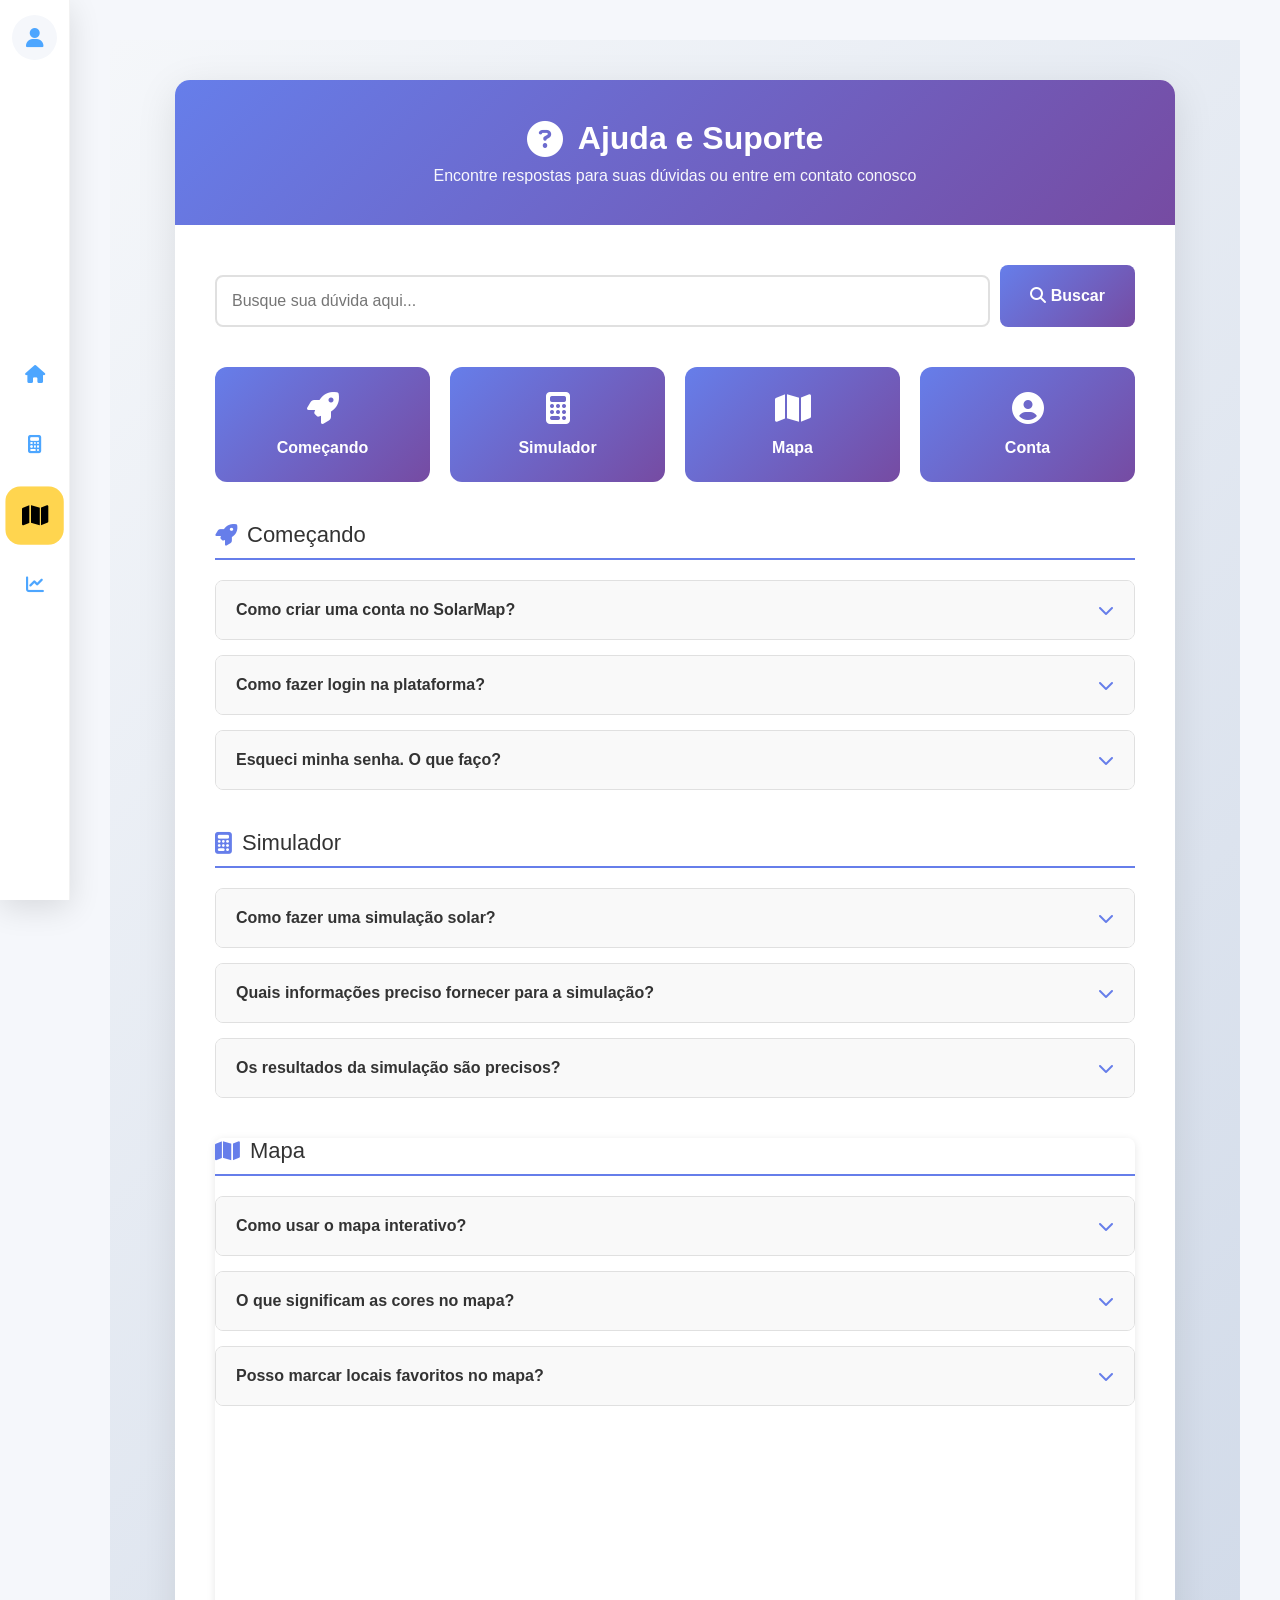
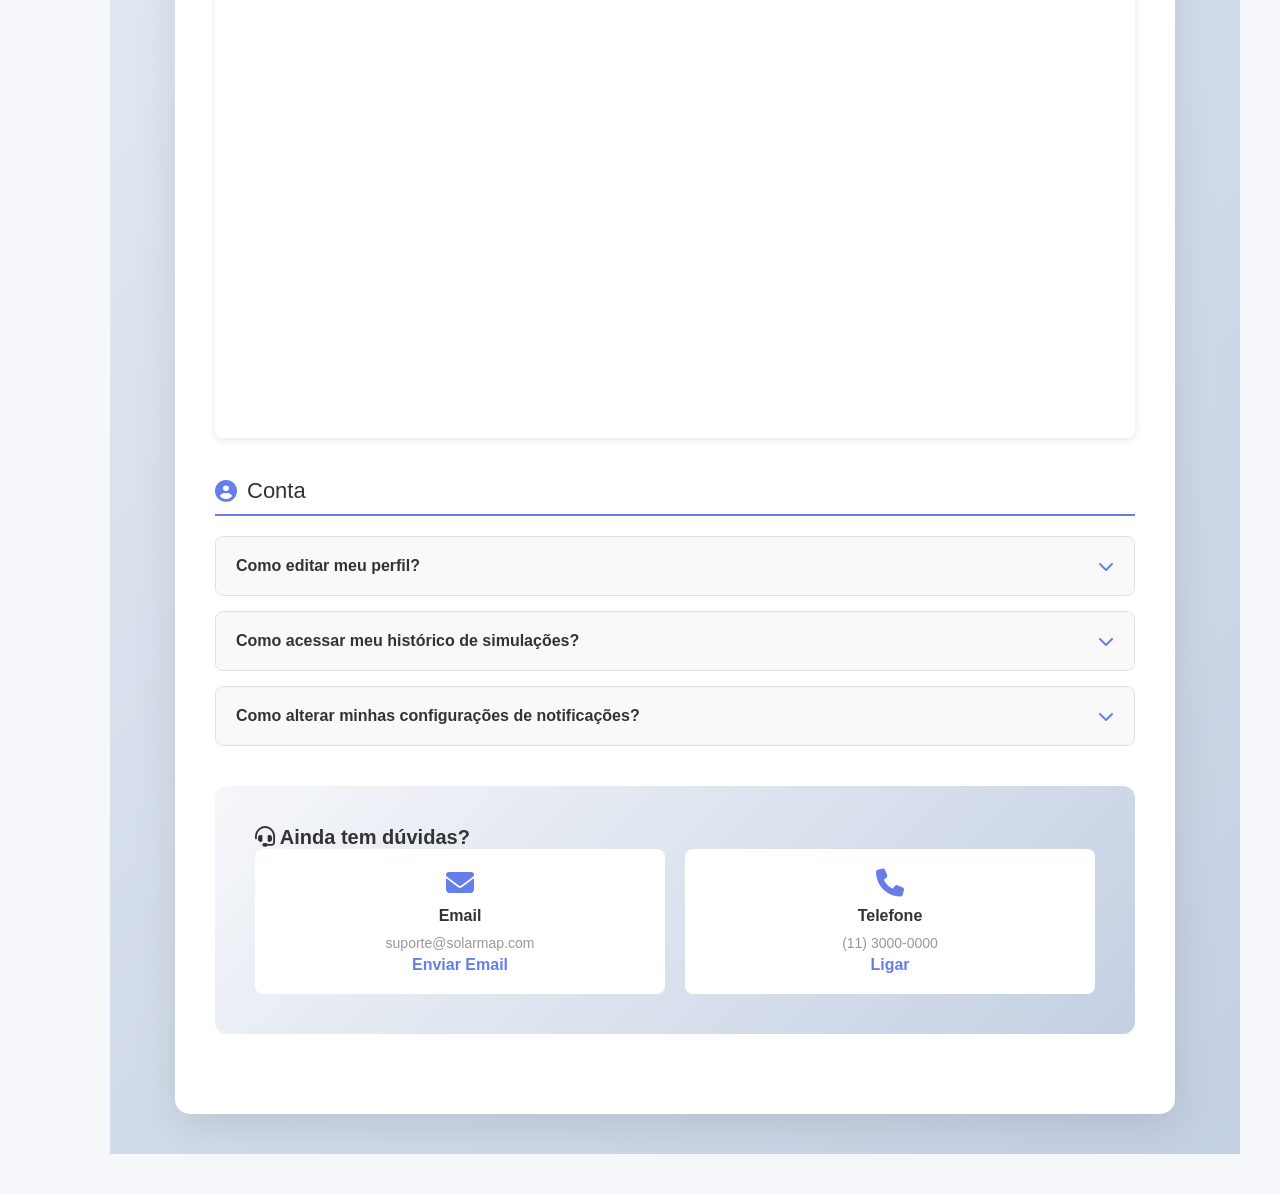
<file: Front-End/pages/ajuda.html>
<!DOCTYPE html>
<html lang="pt-BR">

<head>
  <meta charset="UTF-8">
  <meta name="viewport" content="width=device-width, initial-scale=1.0">
  <title>Ajuda e Suporte - SolarMap</title>

  <!-- CSS -->
  <link rel="stylesheet" href="../assets/css/style.css">

  <!-- Ícones -->
  <link href="https://cdnjs.cloudflare.com/ajax/libs/font-awesome/6.5.0/css/all.min.css" rel="stylesheet">

  <style>
    .help-content {
      padding: 40px;
      background: linear-gradient(135deg, #f5f7fa 0%, #c3cfe2 100%);
      min-height: calc(100vh - 80px);
    }

    .help-container-main {
      max-width: 1000px;
      margin: 0 auto;
      background: white;
      border-radius: 15px;
      box-shadow: 0 10px 40px rgba(0, 0, 0, 0.1);
      overflow: hidden;
    }

    .help-header {
      background: linear-gradient(135deg, #667eea 0%, #764ba2 100%);
      padding: 40px;
      color: white;
      text-align: center;
    }

    .help-header h1 {
      margin: 0 0 10px 0;
      font-size: 32px;
      display: flex;
      align-items: center;
      justify-content: center;
      gap: 15px;
    }

    .help-header h1 i {
      font-size: 36px;
    }

    .help-header p {
      margin: 0;
      opacity: 0.95;
      font-size: 16px;
    }

    .help-body {
      padding: 40px;
    }

    .search-section {
      margin-bottom: 40px;
    }

    .search-box {
      display: flex;
      gap: 10px;
      margin-bottom: 20px;
    }

    .search-box input {
      flex: 1;
      padding: 15px;
      border: 2px solid #e0e0e0;
      border-radius: 8px;
      font-size: 16px;
      transition: border-color 0.3s;
    }

    .search-box input:focus {
      outline: none;
      border-color: #667eea;
    }

    .search-box button {
      padding: 15px 30px;
      background: linear-gradient(135deg, #667eea 0%, #764ba2 100%);
      color: white;
      border: none;
      border-radius: 8px;
      font-size: 16px;
      cursor: pointer;
      font-weight: 600;
      transition: transform 0.3s;
    }

    .search-box button:hover {
      transform: translateY(-2px);
    }

    .help-categories {
      display: grid;
      grid-template-columns: repeat(auto-fit, minmax(200px, 1fr));
      gap: 20px;
      margin-bottom: 40px;
    }

    .category-card {
      padding: 25px;
      background: linear-gradient(135deg, #667eea 0%, #764ba2 100%);
      border-radius: 12px;
      color: white;
      cursor: pointer;
      transition: transform 0.3s, box-shadow 0.3s;
      text-align: center;
    }

    .category-card:hover {
      transform: translateY(-5px);
      box-shadow: 0 10px 30px rgba(102, 126, 234, 0.3);
    }

    .category-card i {
      font-size: 32px;
      margin-bottom: 15px;
      display: block;
    }

    .category-card h3 {
      margin: 0;
      font-size: 16px;
    }

    .faq-section {
      margin-bottom: 40px;
    }

    .faq-title {
      font-size: 22px;
      color: #333;
      margin-bottom: 20px;
      padding-bottom: 10px;
      border-bottom: 2px solid #667eea;
      display: flex;
      align-items: center;
      gap: 10px;
    }

    .faq-title i {
      color: #667eea;
    }

    .faq-item {
      background: #f9f9f9;
      border: 1px solid #e0e0e0;
      border-radius: 8px;
      margin-bottom: 15px;
      overflow: hidden;
    }

    .faq-question {
      padding: 20px;
      background: #f9f9f9;
      cursor: pointer;
      display: flex;
      justify-content: space-between;
      align-items: center;
      transition: background 0.3s;
      font-weight: 600;
      color: #333;
    }

    .faq-question:hover {
      background: #f0f0f0;
    }

    .faq-question i {
      color: #667eea;
      transition: transform 0.3s;
    }

    .faq-item.active .faq-question {
      background: #667eea;
      color: white;
    }

    .faq-item.active .faq-question i {
      color: white;
      transform: rotate(180deg);
    }

    .faq-answer {
      display: none;
      padding: 20px;
      color: #555;
      line-height: 1.6;
      background: white;
    }

    .faq-item.active .faq-answer {
      display: block;
    }

    .contact-section {
      background: linear-gradient(135deg, #f5f7fa 0%, #c3cfe2 100%);
      padding: 40px;
      border-radius: 12px;
      margin-bottom: 40px;
    }

    .contact-section h3 {
      margin-top: 0;
      color: #333;
      font-size: 20px;
    }

    .contact-options {
      display: grid;
      grid-template-columns: repeat(auto-fit, minmax(250px, 1fr));
      gap: 20px;
    }

    .contact-option {
      padding: 20px;
      background: white;
      border-radius: 8px;
      text-align: center;
    }

    .contact-option i {
      font-size: 28px;
      color: #667eea;
      margin-bottom: 10px;
      display: block;
    }

    .contact-option h4 {
      margin: 10px 0;
      color: #333;
    }

    .contact-option p {
      margin: 5px 0;
      color: #999;
      font-size: 14px;
    }

    .contact-link {
      color: #667eea;
      text-decoration: none;
      font-weight: 600;
    }

    .contact-link:hover {
      text-decoration: underline;
    }

    .resource-section {
      margin-bottom: 40px;
    }

    .resource-card {
      padding: 20px;
      background: #f9f9f9;
      border-left: 4px solid #667eea;
      border-radius: 8px;
      margin-bottom: 15px;
      display: flex;
      justify-content: space-between;
      align-items: center;
    }

    .resource-info h4 {
      margin: 0 0 5px 0;
      color: #333;
    }

    .resource-info p {
      margin: 0;
      color: #999;
      font-size: 13px;
    }

    .resource-link {
      padding: 8px 15px;
      background: #667eea;
      color: white;
      text-decoration: none;
      border-radius: 6px;
      font-weight: 600;
      transition: background 0.3s;
    }

    .resource-link:hover {
      background: #5568d3;
    }

    @media (max-width: 768px) {
      .help-header h1 {
        flex-direction: column;
        gap: 10px;
      }

      .search-box {
        flex-direction: column;
      }

      .help-categories {
        grid-template-columns: repeat(2, 1fr);
      }

      .contact-options {
        grid-template-columns: 1fr;
      }
    }
  </style>
</head>

<body>

  <!-- SIDEBAR -->
  <aside class="sidebar">
    <div class="profile-container">
      <div class="profile-icon">
        <i class="fas fa-user"></i>
      </div>
      <div class="profile-panel">
        <div class="profile-panel-header">
          <i class="fas fa-user-circle"></i>
          <div class="profile-panel-info">
            <div class="profile-panel-name" id="user-name">Carregando...</div>
            <div class="profile-panel-email" id="user-email">...</div>
          </div>
        </div>
        <ul class="profile-panel-menu">
          <li><a href="./perfil.html"><i class="fas fa-user"></i>Meu Perfil</a></li>
          <li><a href="./configuracoes.html"><i class="fas fa-cog"></i>Configurações</a></li>
          <li><a href="./historico.html"><i class="fas fa-history"></i>Histórico</a></li>
          <li><a href="./ajuda.html"><i class="fas fa-question-circle"></i>Ajuda</a></li>
        </ul>
        <div class="profile-panel-login" id="auth-login-section">
          <a href="./login.html"><i class="fas fa-sign-in-alt"></i>Login</a>
        </div>
        <div class="profile-panel-logout" id="auth-logout-section">
          <a href="#" id="logout-link"><i class="fas fa-sign-out-alt"></i>Sair</a>
        </div>
      </div>
    </div>
    <div class="menu">
      <a href="../index.html" data-label="Início"><i class="fas fa-home"></i></a>
      <a href="./simulador.html" data-label="Simulador"><i class="fas fa-calculator"></i></a>
      <a href="./mapa.html" class="mapa" data-label="Mapa"><i class="fas fa-map"></i></a>
      <a href="./dashboard.html" data-label="Dashboard"><i class="fas fa-chart-line"></i></a>
    </div>
  </aside>

  <!-- CONTEÚDO -->
  <main class="content">
    <section class="help-content">
      <div class="help-container-main">
        
        <!-- HEADER -->
        <div class="help-header">
          <h1><i class="fas fa-question-circle"></i> Ajuda e Suporte</h1>
          <p>Encontre respostas para suas dúvidas ou entre em contato conosco</p>
        </div>

        <!-- CORPO -->
        <div class="help-body">

          <!-- BUSCA -->
          <div class="search-section">
            <div class="search-box">
              <input type="text" id="search-help" placeholder="Busque sua dúvida aqui...">
              <button onclick="searchHelp()">
                <i class="fas fa-search"></i> Buscar
              </button>
            </div>
          </div>

          <!-- CATEGORIAS -->
          <div class="help-categories">
            <div class="category-card" onclick="scrollToCategory('getting-started')">
              <i class="fas fa-rocket"></i>
              <h3>Começando</h3>
            </div>
            <div class="category-card" onclick="scrollToCategory('simulator')">
              <i class="fas fa-calculator"></i>
              <h3>Simulador</h3>
            </div>
            <div class="category-card" onclick="scrollToCategory('map')">
              <i class="fas fa-map"></i>
              <h3>Mapa</h3>
            </div>
            <div class="category-card" onclick="scrollToCategory('account')">
              <i class="fas fa-user-circle"></i>
              <h3>Conta</h3>
            </div>
          </div>

          <!-- FAQ - COMEÇANDO -->
          <div class="faq-section" id="getting-started">
            <div class="faq-title">
              <i class="fas fa-rocket"></i> Começando
            </div>
            
            <div class="faq-item">
              <div class="faq-question">
                <span>Como criar uma conta no SolarMap?</span>
                <i class="fas fa-chevron-down"></i>
              </div>
              <div class="faq-answer">
                Para criar uma conta, clique em "Signup" na página de login. Preencha seus dados pessoais, email e crie uma senha segura. Você receberá um email de confirmação para validar sua conta.
              </div>
            </div>

            <div class="faq-item">
              <div class="faq-question">
                <span>Como fazer login na plataforma?</span>
                <i class="fas fa-chevron-down"></i>
              </div>
              <div class="faq-answer">
                Clique em "Login" na página inicial. Digite seu email e senha nos campos apropriados e clique em "Entrar". Certifique-se de que seu email foi confirmado antes de tentar fazer login.
              </div>
            </div>

            <div class="faq-item">
              <div class="faq-question">
                <span>Esqueci minha senha. O que faço?</span>
                <i class="fas fa-chevron-down"></i>
              </div>
              <div class="faq-answer">
                Na página de login, clique em "Esqueci minha senha". Você será redirecionado para uma página onde deverá inserir seu email. Você receberá um link para redefinir sua senha.
              </div>
            </div>
          </div>

          <!-- FAQ - SIMULADOR -->
          <div class="faq-section" id="simulator">
            <div class="faq-title">
              <i class="fas fa-calculator"></i> Simulador
            </div>
            
            <div class="faq-item">
              <div class="faq-question">
                <span>Como fazer uma simulação solar?</span>
                <i class="fas fa-chevron-down"></i>
              </div>
              <div class="faq-answer">
                Acesse a página do Simulador no menu. Insira o endereço de sua propriedade, informações sobre o telhado e consumo de energia. O sistema calculará automaticamente a viabilidade e potencial de energia solar para sua localização.
              </div>
            </div>

            <div class="faq-item">
              <div class="faq-question">
                <span>Quais informações preciso fornecer para a simulação?</span>
                <i class="fas fa-chevron-down"></i>
              </div>
              <div class="faq-answer">
                Você precisará fornecer: endereço completo, tipo de telhado, área disponível, consumo médio de energia mensal e origens de sombreamento (árvores, edifícios, etc).
              </div>
            </div>

            <div class="faq-item">
              <div class="faq-question">
                <span>Os resultados da simulação são precisos?</span>
                <i class="fas fa-chevron-down"></i>
              </div>
              <div class="faq-answer">
                Nossas simulações utilizam dados de satélite de alta resolução e algoritmos avançados. A precisão é aproximadamente 85-90%. Para resultados mais precisos, recomendamos consultar um profissional especializado.
              </div>
            </div>
          </div>

          <!-- FAQ - MAPA -->
          <div class="faq-section" id="map">
            <div class="faq-title">
              <i class="fas fa-map"></i> Mapa
            </div>
            
            <div class="faq-item">
              <div class="faq-question">
                <span>Como usar o mapa interativo?</span>
                <i class="fas fa-chevron-down"></i>
              </div>
              <div class="faq-answer">
                No mapa, você pode buscar um endereço ou usar a localização atual. Use zoom e movimento do mouse para explorar a área. Os diferentes cores indicam o potencial solar em cada região.
              </div>
            </div>

            <div class="faq-item">
              <div class="faq-question">
                <span>O que significam as cores no mapa?</span>
                <i class="fas fa-chevron-down"></i>
              </div>
              <div class="faq-answer">
                Verde claro = potencial baixo | Verde escuro = potencial médio | Amarelo = potencial alto | Vermelho = potencial muito alto. Quanto mais avermelhado, melhor é o local para instalação solar.
              </div>
            </div>

            <div class="faq-item">
              <div class="faq-question">
                <span>Posso marcar locais favoritos no mapa?</span>
                <i class="fas fa-chevron-down"></i>
              </div>
              <div class="faq-answer">
                Sim! Clique no ícone de favorito em qualquer localização no mapa para salvá-la. Você pode acessar seus locais favoritos a qualquer momento em sua conta.
              </div>
            </div>
          </div>

          <!-- FAQ - CONTA -->
          <div class="faq-section" id="account">
            <div class="faq-title">
              <i class="fas fa-user-circle"></i> Conta
            </div>
            
            <div class="faq-item">
              <div class="faq-question">
                <span>Como editar meu perfil?</span>
                <i class="fas fa-chevron-down"></i>
              </div>
              <div class="faq-answer">
                Clique no ícone de perfil na barra lateral e selecione "Meu Perfil". Você poderá editar suas informações pessoais, endereço e outras configurações. Clique em "Salvar" para confirmar as mudanças.
              </div>
            </div>

            <div class="faq-item">
              <div class="faq-question">
                <span>Como acessar meu histórico de simulações?</span>
                <i class="fas fa-chevron-down"></i>
              </div>
              <div class="faq-answer">
                Clique no ícone de perfil e selecione "Histórico". Você verá todas as simulações realizadas com datas, locais e resultados. Pode visualizar detalhes ou deletar simulações antigas.
              </div>
            </div>

            <div class="faq-item">
              <div class="faq-question">
                <span>Como alterar minhas configurações de notificações?</span>
                <i class="fas fa-chevron-down"></i>
              </div>
              <div class="faq-answer">
                Clique no ícone de perfil e selecione "Configurações". Na seção de Notificações, você pode ativar/desativar diferentes tipos de notificações de acordo com suas preferências.
              </div>
            </div>
          </div>

          <!-- SEÇÃO DE CONTATO -->
          <div class="contact-section">
            <h3><i class="fas fa-headset"></i> Ainda tem dúvidas?</h3>
            <div class="contact-options">
              <div class="contact-option">
                <i class="fas fa-envelope"></i>
                <h4>Email</h4>
                <p>suporte@solarmap.com</p>
                <a href="mailto:suporte@solarmap.com" class="contact-link">Enviar Email</a>
              </div>
              <div class="contact-option">
                <i class="fas fa-phone"></i>
                <h4>Telefone</h4>
                <p>(11) 3000-0000</p>
                <a href="" class="contact-link">Ligar</a>
              </div>
            </div>
          </div>

        </div>
      </div>
    </section>
  </main>

  <!-- Scripts -->
  <script src="../assets/js/config.js"></script>
  <script src="../assets/js/auth.js"></script>
  <script>
    // FAQs interativas
    document.querySelectorAll('.faq-question').forEach(question => {
      question.addEventListener('click', function() {
        const parent = this.closest('.faq-item');
        parent.classList.toggle('active');
      });
    });

    // Scroll para categoria
    function scrollToCategory(category) {
      const element = document.getElementById(category);
      element.scrollIntoView({ behavior: 'smooth' });
    }

    // Busca em FAQs
    function searchHelp() {
      const searchTerm = document.getElementById('search-help').value.toLowerCase();
      if (!searchTerm) return;

      document.querySelectorAll('.faq-item').forEach(item => {
        const question = item.querySelector('.faq-question').textContent.toLowerCase();
        const answer = item.querySelector('.faq-answer').textContent.toLowerCase();
        
        if (question.includes(searchTerm) || answer.includes(searchTerm)) {
          item.style.display = 'block';
          item.classList.add('active');
        } else {
          item.style.display = 'none';
        }
      });
    }
  </script>
</body>

</html>
</file>
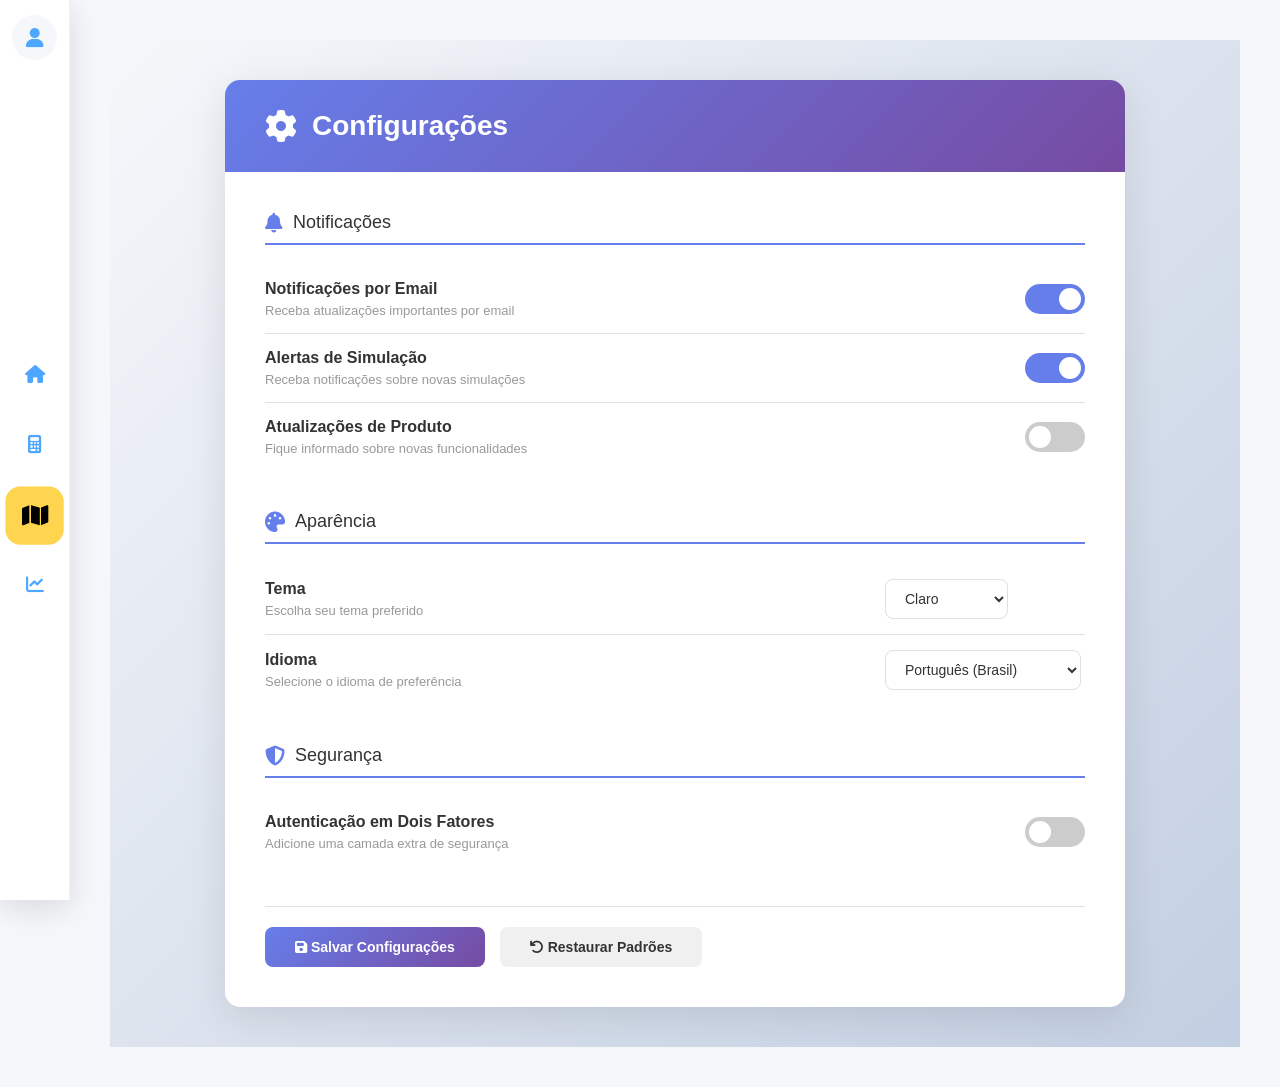
<file: Front-End/pages/configuracoes.html>
<!DOCTYPE html>
<html lang="pt-BR">

<head>
  <meta charset="UTF-8">
  <meta name="viewport" content="width=device-width, initial-scale=1.0">
  <title>Configurações - SolarMap</title>

  <!-- CSS -->
  <link rel="stylesheet" href="../assets/css/style.css">

  <!-- Ícones -->
  <link href="https://cdnjs.cloudflare.com/ajax/libs/font-awesome/6.5.0/css/all.min.css" rel="stylesheet">

  <style>
    .settings-content {
      padding: 40px;
      background: linear-gradient(135deg, #f5f7fa 0%, #c3cfe2 100%);
      min-height: calc(100vh - 80px);
    }

    .settings-container-main {
      max-width: 900px;
      margin: 0 auto;
      background: white;
      border-radius: 15px;
      box-shadow: 0 10px 40px rgba(0, 0, 0, 0.1);
      overflow: hidden;
    }

    .settings-header {
      background: linear-gradient(135deg, #667eea 0%, #764ba2 100%);
      padding: 30px 40px;
      color: white;
    }

    .settings-header h1 {
      margin: 0;
      font-size: 28px;
      display: flex;
      align-items: center;
      gap: 15px;
    }

    .settings-header h1 i {
      font-size: 32px;
    }

    .settings-body {
      padding: 40px;
    }

    .settings-section {
      margin-bottom: 40px;
    }

    .settings-section-title {
      font-size: 18px;
      color: #333;
      margin-bottom: 20px;
      padding-bottom: 10px;
      border-bottom: 2px solid #667eea;
      display: flex;
      align-items: center;
      gap: 10px;
    }

    .settings-section-title i {
      color: #667eea;
      font-size: 20px;
    }

    .settings-option {
      display: flex;
      justify-content: space-between;
      align-items: center;
      padding: 15px 0;
      border-bottom: 1px solid #e0e0e0;
    }

    .settings-option:last-child {
      border-bottom: none;
    }

    .settings-option-info {
      flex: 1;
    }

    .settings-option-label {
      font-weight: 600;
      color: #333;
      margin-bottom: 5px;
    }

    .settings-option-description {
      font-size: 13px;
      color: #999;
    }

    .toggle-switch {
      position: relative;
      display: inline-block;
      width: 60px;
      height: 30px;
    }

    .toggle-switch input {
      opacity: 0;
      width: 0;
      height: 0;
    }

    .toggle-slider {
      position: absolute;
      cursor: pointer;
      top: 0;
      left: 0;
      right: 0;
      bottom: 0;
      background-color: #ccc;
      transition: 0.4s;
      border-radius: 30px;
    }

    .toggle-slider:before {
      position: absolute;
      content: "";
      height: 22px;
      width: 22px;
      left: 4px;
      bottom: 4px;
      background-color: white;
      transition: 0.4s;
      border-radius: 50%;
    }

    input:checked + .toggle-slider {
      background-color: #667eea;
    }

    input:checked + .toggle-slider:before {
      transform: translateX(30px);
    }

    .select-wrapper {
      position: relative;
      display: inline-block;
      min-width: 200px;
    }

    .select-wrapper select {
      padding: 10px 15px;
      border: 1px solid #e0e0e0;
      border-radius: 8px;
      background: white;
      color: #333;
      cursor: pointer;
      font-size: 14px;
      transition: border-color 0.3s;
    }

    .select-wrapper select:hover,
    .select-wrapper select:focus {
      border-color: #667eea;
      outline: none;
    }

    .settings-actions {
      display: flex;
      gap: 15px;
      margin-top: 30px;
      padding-top: 20px;
      border-top: 1px solid #e0e0e0;
    }

    .btn-save {
      padding: 12px 30px;
      background: linear-gradient(135deg, #667eea 0%, #764ba2 100%);
      color: white;
      border: none;
      border-radius: 8px;
      font-size: 14px;
      font-weight: 600;
      cursor: pointer;
      transition: transform 0.3s, box-shadow 0.3s;
    }

    .btn-save:hover {
      transform: translateY(-2px);
      box-shadow: 0 10px 20px rgba(102, 126, 234, 0.3);
    }

    .btn-reset {
      padding: 12px 30px;
      background: #f0f0f0;
      color: #333;
      border: none;
      border-radius: 8px;
      font-size: 14px;
      font-weight: 600;
      cursor: pointer;
      transition: background 0.3s;
    }

    .btn-reset:hover {
      background: #e0e0e0;
    }

    .alert {
      padding: 15px;
      border-radius: 8px;
      margin-bottom: 20px;
      display: none;
    }

    .alert.success {
      background-color: #d4edda;
      color: #155724;
      border: 1px solid #c3e6cb;
      display: block;
    }
  </style>
</head>

<body>

  <!-- SIDEBAR -->
  <aside class="sidebar">
    <div class="profile-container">
      <div class="profile-icon">
        <i class="fas fa-user"></i>
      </div>
      <div class="profile-panel">
        <div class="profile-panel-header">
          <i class="fas fa-user-circle"></i>
          <div class="profile-panel-info">
            <div class="profile-panel-name" id="user-name">Carregando...</div>
            <div class="profile-panel-email" id="user-email">...</div>
          </div>
        </div>
        <ul class="profile-panel-menu">
          <li><a href="./perfil.html"><i class="fas fa-user"></i>Meu Perfil</a></li>
          <li><a href="./configuracoes.html"><i class="fas fa-cog"></i>Configurações</a></li>
          <li><a href="./historico.html"><i class="fas fa-history"></i>Histórico</a></li>
          <li><a href="./ajuda.html"><i class="fas fa-question-circle"></i>Ajuda</a></li>
        </ul>
        <div class="profile-panel-login" id="auth-login-section">
          <a href="./login.html"><i class="fas fa-sign-in-alt"></i>Login</a>
        </div>
        <div class="profile-panel-logout" id="auth-logout-section">
          <a href="#" id="logout-link"><i class="fas fa-sign-out-alt"></i>Sair</a>
        </div>
      </div>
    </div>
    <div class="menu">
      <a href="../index.html" data-label="Início"><i class="fas fa-home"></i></a>
      <a href="./simulador.html" data-label="Simulador"><i class="fas fa-calculator"></i></a>
      <a href="./mapa.html" class="mapa" data-label="Mapa"><i class="fas fa-map"></i></a>
      <a href="./dashboard.html" data-label="Dashboard"><i class="fas fa-chart-line"></i></a>
    </div>
  </aside>

  <!-- CONTEÚDO -->
  <main class="content">
    <section class="settings-content">
      <div class="settings-container-main">
        
        <!-- HEADER -->
        <div class="settings-header">
          <h1><i class="fas fa-cog"></i> Configurações</h1>
        </div>

        <!-- CORPO -->
        <div class="settings-body">
          
          <div id="alert-message" class="alert"></div>

          <!-- CONFIGURAÇÕES DE NOTIFICAÇÕES -->
          <div class="settings-section">
            <div class="settings-section-title">
              <i class="fas fa-bell"></i> Notificações
            </div>
            
            <div class="settings-option">
              <div class="settings-option-info">
                <div class="settings-option-label">Notificações por Email</div>
                <div class="settings-option-description">Receba atualizações importantes por email</div>
              </div>
              <label class="toggle-switch">
                <input type="checkbox" id="notif-email" checked>
                <span class="toggle-slider"></span>
              </label>
            </div>

            <div class="settings-option">
              <div class="settings-option-info">
                <div class="settings-option-label">Alertas de Simulação</div>
                <div class="settings-option-description">Receba notificações sobre novas simulações</div>
              </div>
              <label class="toggle-switch">
                <input type="checkbox" id="notif-simulation" checked>
                <span class="toggle-slider"></span>
              </label>
            </div>

            <div class="settings-option">
              <div class="settings-option-info">
                <div class="settings-option-label">Atualizações de Produto</div>
                <div class="settings-option-description">Fique informado sobre novas funcionalidades</div>
              </div>
              <label class="toggle-switch">
                <input type="checkbox" id="notif-product">
                <span class="toggle-slider"></span>
              </label>
            </div>
          </div>

          <!-- CONFIGURAÇÕES DE APARÊNCIA -->
          <div class="settings-section">
            <div class="settings-section-title">
              <i class="fas fa-palette"></i> Aparência
            </div>
            
            <div class="settings-option">
              <div class="settings-option-info">
                <div class="settings-option-label">Tema</div>
                <div class="settings-option-description">Escolha seu tema preferido</div>
              </div>
              <div class="select-wrapper">
                <select id="theme-select">
                  <option value="light">Claro</option>
                  <option value="dark">Escuro</option>
                  <option value="auto">Automático</option>
                </select>
              </div>
            </div>

            <div class="settings-option">
              <div class="settings-option-info">
                <div class="settings-option-label">Idioma</div>
                <div class="settings-option-description">Selecione o idioma de preferência</div>
              </div>
              <div class="select-wrapper">
                <select id="language-select">
                  <option value="pt-BR">Português (Brasil)</option>
                  <option value="en-US">English (United States)</option>
                  <option value="es-ES">Español (España)</option>
                </select>
              </div>
            </div>
          </div>

          <!-- CONFIGURAÇÕES DE SEGURANÇA -->
          <div class="settings-section">
            <div class="settings-section-title">
              <i class="fas fa-shield-alt"></i> Segurança
            </div>
            
            <div class="settings-option">
              <div class="settings-option-info">
                <div class="settings-option-label">Autenticação em Dois Fatores</div>
                <div class="settings-option-description">Adicione uma camada extra de segurança</div>
              </div>
              <label class="toggle-switch">
                <input type="checkbox" id="security-2fa">
                <span class="toggle-slider"></span>
              </label>
            </div>
          </div>

          <!-- AÇÕES -->
          <div class="settings-actions">
            <button class="btn-save" onclick="saveSettings()">
              <i class="fas fa-save"></i> Salvar Configurações
            </button>
            <button class="btn-reset" onclick="resetSettings()">
              <i class="fas fa-undo"></i> Restaurar Padrões
            </button>
          </div>

        </div>
      </div>
    </section>
  </main>

  <!-- Scripts -->
  <script src="../assets/js/config.js"></script>
  <script src="../assets/js/auth.js"></script>
  <script>
    // Carrega configurações salvas
    function loadSettings() {
      const settings = JSON.parse(localStorage.getItem('solarmap_settings') || '{}');
      
      document.getElementById('notif-email').checked = settings.notif_email !== false;
      document.getElementById('notif-simulation').checked = settings.notif_simulation !== false;
      document.getElementById('notif-product').checked = settings.notif_product || false;
      document.getElementById('theme-select').value = settings.theme || 'light';
      document.getElementById('language-select').value = settings.language || 'pt-BR';
      document.getElementById('security-2fa').checked = settings.security_2fa || false;
    }

    // Salva configurações
    function saveSettings() {
      const settings = {
        notif_email: document.getElementById('notif-email').checked,
        notif_simulation: document.getElementById('notif-simulation').checked,
        notif_product: document.getElementById('notif-product').checked,
        theme: document.getElementById('theme-select').value,
        language: document.getElementById('language-select').value,
        security_2fa: document.getElementById('security-2fa').checked
      };

      localStorage.setItem('solarmap_settings', JSON.stringify(settings));

      const alert = document.getElementById('alert-message');
      alert.className = 'alert success';
      alert.innerHTML = '<i class="fas fa-check-circle"></i> Configurações salvas com sucesso!';
      alert.style.display = 'block';

      setTimeout(() => {
        alert.style.display = 'none';
      }, 3000);
    }

    // Restaura configurações padrões
    function resetSettings() {
      if (confirm('Deseja realmente restaurar as configurações padrão?')) {
        localStorage.removeItem('solarmap_settings');
        loadSettings();
      }
    }

    // Carrega dados ao iniciar
    loadSettings();
  </script>
</body>

</html>
</file>
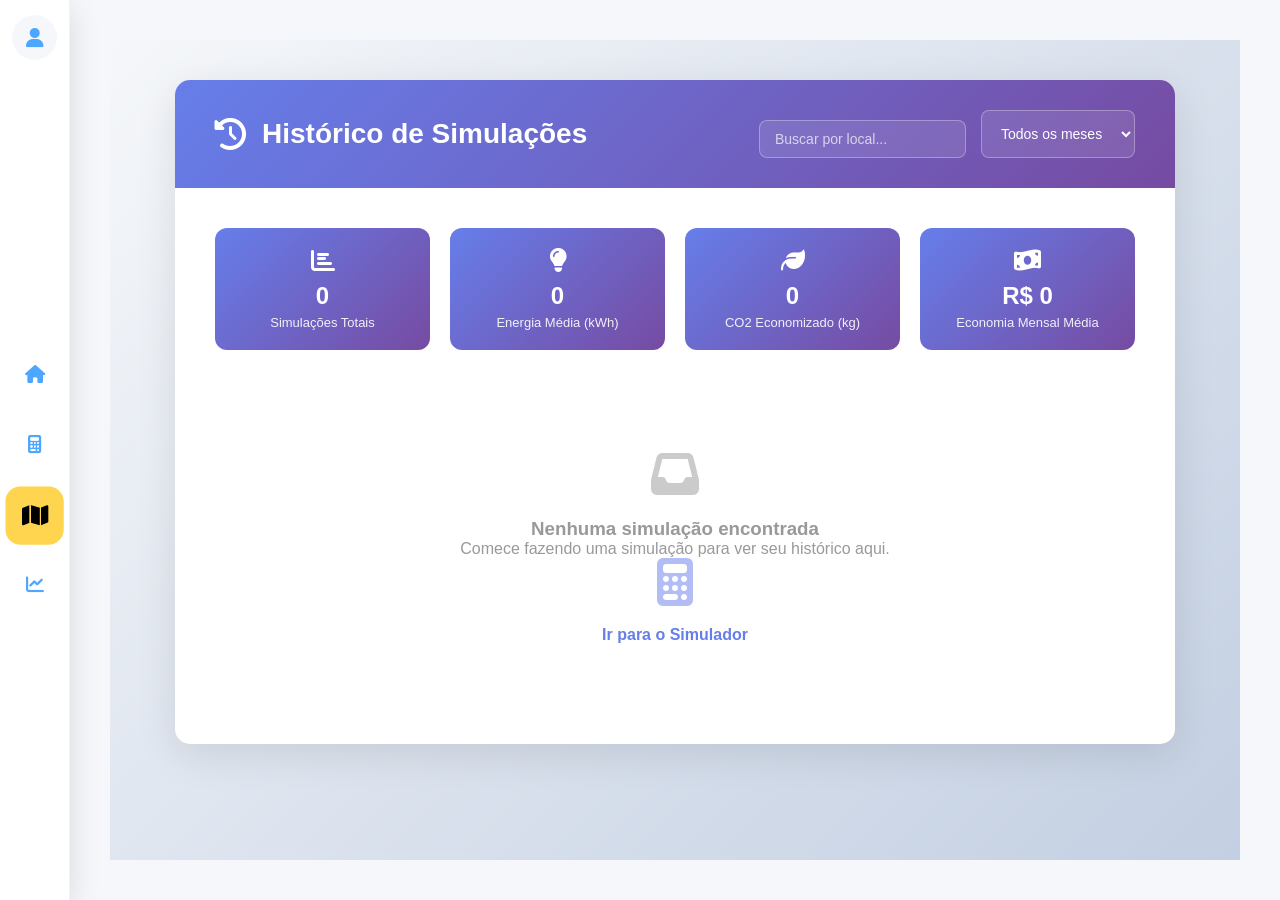
<file: Front-End/pages/historico.html>
<!DOCTYPE html>
<html lang="pt-BR">

<head>
  <meta charset="UTF-8">
  <meta name="viewport" content="width=device-width, initial-scale=1.0">
  <title>Histórico - SolarMap</title>

  <!-- CSS -->
  <link rel="stylesheet" href="../assets/css/style.css">

  <!-- Ícones -->
  <link href="https://cdnjs.cloudflare.com/ajax/libs/font-awesome/6.5.0/css/all.min.css" rel="stylesheet">

  <style>
    .history-content {
      padding: 40px;
      background: linear-gradient(135deg, #f5f7fa 0%, #c3cfe2 100%);
      min-height: calc(100vh - 80px);
    }

    .history-container-main {
      max-width: 1000px;
      margin: 0 auto;
      background: white;
      border-radius: 15px;
      box-shadow: 0 10px 40px rgba(0, 0, 0, 0.1);
      overflow: hidden;
    }

    .history-header {
      background: linear-gradient(135deg, #667eea 0%, #764ba2 100%);
      padding: 30px 40px;
      color: white;
      display: flex;
      justify-content: space-between;
      align-items: center;
    }

    .history-header h1 {
      margin: 0;
      font-size: 28px;
      display: flex;
      align-items: center;
      gap: 15px;
    }

    .history-header h1 i {
      font-size: 32px;
    }

    .history-filters {
      display: flex;
      gap: 15px;
    }

    .history-filters input,
    .history-filters select {
      padding: 10px 15px;
      border: 1px solid rgba(255, 255, 255, 0.3);
      border-radius: 8px;
      background: rgba(255, 255, 255, 0.1);
      color: white;
      font-size: 14px;
    }

    .history-filters input::placeholder,
    .history-filters option {
      color: rgba(255, 255, 255, 0.7);
    }

    .history-body {
      padding: 40px;
    }

    .history-stats {
      display: grid;
      grid-template-columns: repeat(4, 1fr);
      gap: 20px;
      margin-bottom: 40px;
    }

    .stat-card {
      background: linear-gradient(135deg, #667eea 0%, #764ba2 100%);
      padding: 20px;
      border-radius: 12px;
      color: white;
      text-align: center;
    }

    .stat-card i {
      font-size: 24px;
      margin-bottom: 10px;
      display: block;
    }

    .stat-value {
      font-size: 24px;
      font-weight: 700;
      margin-bottom: 5px;
    }

    .stat-label {
      font-size: 13px;
      opacity: 0.9;
    }

    .history-table-wrapper {
      overflow-x: auto;
    }

    .history-table {
      width: 100%;
      border-collapse: collapse;
    }

    .history-table thead {
      background: #f5f5f5;
      border-bottom: 2px solid #e0e0e0;
    }

    .history-table th {
      padding: 15px;
      text-align: left;
      font-weight: 600;
      color: #333;
      font-size: 14px;
    }

    .history-table td {
      padding: 15px;
      border-bottom: 1px solid #e0e0e0;
      font-size: 14px;
      color: #555;
    }

    .history-table tbody tr:hover {
      background: #f9f9f9;
    }

    .location-link {
      color: #667eea;
      text-decoration: none;
      font-weight: 600;
      cursor: pointer;
    }

    .location-link:hover {
      text-decoration: underline;
    }

    .status-badge {
      display: inline-block;
      padding: 6px 12px;
      border-radius: 20px;
      font-size: 12px;
      font-weight: 600;
    }

    .status-completed {
      background: #d4edda;
      color: #155724;
    }

    .status-pending {
      background: #fff3cd;
      color: #856404;
    }

    .action-buttons {
      display: flex;
      gap: 10px;
    }

    .btn-small {
      padding: 6px 12px;
      border: none;
      border-radius: 6px;
      font-size: 12px;
      cursor: pointer;
      transition: 0.3s;
    }

    .btn-view {
      background: #667eea;
      color: white;
    }

    .btn-view:hover {
      background: #5568d3;
    }

    .btn-delete {
      background: #f0f0f0;
      color: #333;
    }

    .btn-delete:hover {
      background: #e0e0e0;
    }

    .no-history {
      text-align: center;
      padding: 60px 20px;
      color: #999;
    }

    .no-history i {
      font-size: 48px;
      margin-bottom: 20px;
      display: block;
      opacity: 0.5;
    }

    .pagination {
      display: flex;
      justify-content: center;
      gap: 10px;
      margin-top: 30px;
    }

    .pagination button {
      padding: 8px 12px;
      border: 1px solid #e0e0e0;
      background: white;
      color: #333;
      border-radius: 6px;
      cursor: pointer;
      transition: 0.3s;
    }

    .pagination button:hover,
    .pagination button.active {
      background: #667eea;
      color: white;
      border-color: #667eea;
    }

    @media (max-width: 768px) {
      .history-stats {
        grid-template-columns: 1fr 1fr;
      }

      .history-filters {
        flex-wrap: wrap;
      }

      .action-buttons {
        flex-direction: column;
      }
    }
  </style>
</head>

<body>

  <!-- SIDEBAR -->
  <aside class="sidebar">
    <div class="profile-container">
      <div class="profile-icon">
        <i class="fas fa-user"></i>
      </div>
      <div class="profile-panel">
        <div class="profile-panel-header">
          <i class="fas fa-user-circle"></i>
          <div class="profile-panel-info">
            <div class="profile-panel-name" id="user-name">Carregando...</div>
            <div class="profile-panel-email" id="user-email">...</div>
          </div>
        </div>
        <ul class="profile-panel-menu">
          <li><a href="./perfil.html"><i class="fas fa-user"></i>Meu Perfil</a></li>
          <li><a href="./configuracoes.html"><i class="fas fa-cog"></i>Configurações</a></li>
          <li><a href="./historico.html"><i class="fas fa-history"></i>Histórico</a></li>
          <li><a href="./ajuda.html"><i class="fas fa-question-circle"></i>Ajuda</a></li>
        </ul>
        <div class="profile-panel-login" id="auth-login-section">
          <a href="./login.html"><i class="fas fa-sign-in-alt"></i>Login</a>
        </div>
        <div class="profile-panel-logout" id="auth-logout-section">
          <a href="#" id="logout-link"><i class="fas fa-sign-out-alt"></i>Sair</a>
        </div>
      </div>
    </div>
    <div class="menu">
      <a href="../index.html" data-label="Início"><i class="fas fa-home"></i></a>
      <a href="./simulador.html" data-label="Simulador"><i class="fas fa-calculator"></i></a>
      <a href="./mapa.html" class="mapa" data-label="Mapa"><i class="fas fa-map"></i></a>
      <a href="./dashboard.html" data-label="Dashboard"><i class="fas fa-chart-line"></i></a>
    </div>
  </aside>

  <!-- CONTEÚDO -->
  <main class="content">
    <section class="history-content">
      <div class="history-container-main">
        
        <!-- HEADER -->
        <div class="history-header">
          <h1><i class="fas fa-history"></i> Histórico de Simulações</h1>
          <div class="history-filters">
            <input type="text" placeholder="Buscar por local..." id="search-location">
            <select id="filter-month">
              <option value="">Todos os meses</option>
              <option value="01">Janeiro</option>
              <option value="02">Fevereiro</option>
              <option value="03">Março</option>
              <option value="04">Abril</option>
              <option value="05">Maio</option>
              <option value="06">Junho</option>
              <option value="07">Julho</option>
              <option value="08">Agosto</option>
              <option value="09">Setembro</option>
              <option value="10">Outubro</option>
              <option value="11">Novembro</option>
              <option value="12">Dezembro</option>
            </select>
          </div>
        </div>

        <!-- CORPO -->
        <div class="history-body">

          <!-- ESTATÍSTICAS -->
          <div class="history-stats">
            <div class="stat-card">
              <i class="fas fa-chart-bar"></i>
              <div class="stat-value" id="stat-total">0</div>
              <div class="stat-label">Simulações Totais</div>
            </div>
            <div class="stat-card">
              <i class="fas fa-lightbulb"></i>
              <div class="stat-value" id="stat-avg-energy">0</div>
              <div class="stat-label">Energia Média (kWh)</div>
            </div>
            <div class="stat-card">
              <i class="fas fa-leaf"></i>
              <div class="stat-value" id="stat-co2">0</div>
              <div class="stat-label">CO2 Economizado (kg)</div>
            </div>
            <div class="stat-card">
              <i class="fas fa-money-bill-wave"></i>
              <div class="stat-value" id="stat-avg-savings">R$ 0</div>
              <div class="stat-label">Economia Mensal Média</div>
            </div>
          </div>

          <!-- TABELA DE HISTÓRICO -->
          <div class="history-table-wrapper">
            <table class="history-table">
              <thead>
                <tr>
                  <th>Data</th>
                  <th>Local</th>
                  <th>Energia Gerada</th>
                  <th>Economia</th>
                  <th>CO2 Salvo</th>
                  <th>Painéis</th>
                  <th>Status</th>
                  <th>Ações</th>
                </tr>
              </thead>
              <tbody id="history-table-body">
                <!-- Preenchido por JavaScript -->
              </tbody>
            </table>
          </div>

          <!-- MENSAGEM SEM HISTÓRICO -->
          <div id="no-history-message" style="display: none;">
            <div class="no-history">
              <i class="fas fa-inbox"></i>
              <h3>Nenhuma simulação encontrada</h3>
              <p>Comece fazendo uma simulação para ver seu histórico aqui.</p>
              <a href="simulador.html" style="color: #667eea; text-decoration: none; font-weight: 600;">
                <i class="fas fa-calculator"></i> Ir para o Simulador
              </a>
            </div>
          </div>

        </div>
      </div>
    </section>
  </main>

  <!-- Scripts -->
  <script src="../assets/js/config.js"></script>
  <script src="../assets/js/auth.js"></script>
  <script>
    // Formata moeda
    function formatCurrency(value) {
      return `R$ ${value.toLocaleString('pt-BR', { minimumFractionDigits: 2, maximumFractionDigits: 2 })}`;
    }

    // Carrega histórico de simulações
    function loadHistory() {
      const history = JSON.parse(localStorage.getItem('solarmap_simulation_history') || '[]');
      
      if (history.length === 0) {
        document.getElementById('no-history-message').style.display = 'block';
        document.querySelector('.history-table-wrapper').style.display = 'none';
        return;
      }

      renderHistory(history);
      updateStats(history);
    }

    // Renderiza tabela de histórico
    function renderHistory(history) {
      const tbody = document.getElementById('history-table-body');
      tbody.innerHTML = '';

      history.forEach((item, index) => {
        const row = document.createElement('tr');
        row.innerHTML = `
          <td>${item.date || 'N/A'}</td>
          <td><span class="location-link">${item.location || 'Sem local'}</span></td>
          <td>${item.energyGenerated || 0} kWh</td>
          <td>${formatCurrency(item.savingsMonthly || 0)}</td>
          <td>${((item.co2Saved || 0).toFixed(1))} kg</td>
          <td>${item.panels || 0}</td>
          <td><span class="status-badge status-completed">Completo</span></td>
          <td>
            <div class="action-buttons">
              <button class="btn-small btn-view" onclick="viewDetails(${index})">
                <i class="fas fa-eye"></i> Ver
              </button>
              <button class="btn-small btn-delete" onclick="deleteSimulation(${index})">
                <i class="fas fa-trash"></i> Deletar
              </button>
            </div>
          </td>
        `;
        tbody.appendChild(row);
      });
    }

    // Atualiza estatísticas
    function updateStats(history) {
      const total = history.length;
      const avgEnergy = history.length > 0 
        ? (history.reduce((sum, item) => sum + (item.energyGenerated || 0), 0) / history.length).toFixed(1)
        : 0;
      const totalCO2 = history.reduce((sum, item) => sum + (item.co2Saved || 0), 0).toFixed(1);
      const avgSavings = history.length > 0
        ? history.reduce((sum, item) => sum + (item.savingsMonthly || 0), 0) / history.length
        : 0;

      document.getElementById('stat-total').textContent = total;
      document.getElementById('stat-avg-energy').textContent = avgEnergy;
      document.getElementById('stat-co2').textContent = totalCO2;
      document.getElementById('stat-avg-savings').textContent = formatCurrency(avgSavings);
    }

    // Visualiza detalhes
    function viewDetails(index) {
      const history = JSON.parse(localStorage.getItem('solarmap_simulation_history') || '[]');
      const item = history[index];
      alert(`
Detalhes da Simulação:
Local: ${item.location || 'N/A'}
Data: ${item.date || 'N/A'}
Energia Gerada: ${item.energyGenerated} kWh
Economia: ${formatCurrency(item.savingsMonthly)}
CO2 Salvo: ${item.co2Saved.toFixed(1)} kg
Painéis: ${item.panels}
Área Necessária: ${item.requiredArea} m²
Payback: ${item.payback} anos
      `);
    }

    // Deleta simulação
    function deleteSimulation(index) {
      if (confirm('Deseja realmente deletar esta simulação?')) {
        let history = JSON.parse(localStorage.getItem('solarmap_simulation_history') || '[]');
        history.splice(index, 1);
        localStorage.setItem('solarmap_simulation_history', JSON.stringify(history));
        loadHistory();
      }
    }

    // Inicializa página
    loadHistory();
  </script>
</body>

</html>
</file>
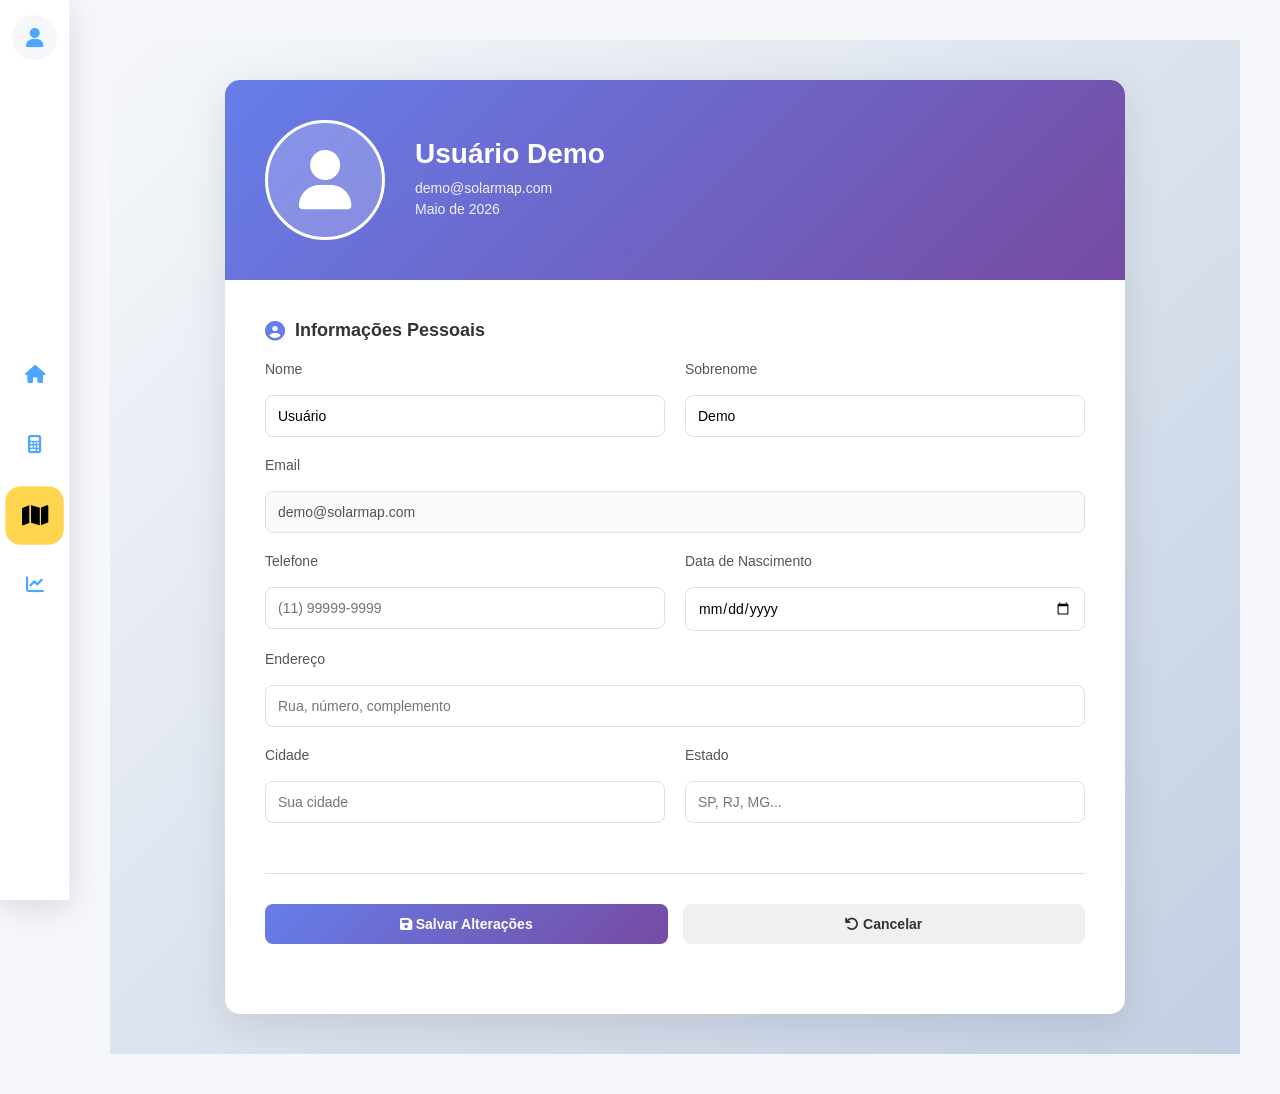
<file: Front-End/pages/perfil.html>
<!DOCTYPE html>
<html lang="pt-BR">

<head>
  <meta charset="UTF-8">
  <meta name="viewport" content="width=device-width, initial-scale=1.0">
  <title>Meu Perfil - SolarMap</title>

  <!-- CSS -->
  <link rel="stylesheet" href="../assets/css/style.css">

  <!-- Ícones -->
  <link href="https://cdnjs.cloudflare.com/ajax/libs/font-awesome/6.5.0/css/all.min.css" rel="stylesheet">

  <style>
    .profile-content {
      padding: 40px;
      background: linear-gradient(135deg, #f5f7fa 0%, #c3cfe2 100%);
      min-height: calc(100vh - 80px);
    }

    .profile-container-main {
      max-width: 900px;
      margin: 0 auto;
      background: white;
      border-radius: 15px;
      box-shadow: 0 10px 40px rgba(0, 0, 0, 0.1);
      overflow: hidden;
    }

    .profile-header {
      background: linear-gradient(135deg, #667eea 0%, #764ba2 100%);
      padding: 40px;
      color: white;
      display: flex;
      align-items: center;
      gap: 30px;
    }

    .profile-avatar {
      width: 120px;
      height: 120px;
      background: rgba(255, 255, 255, 0.2);
      border-radius: 50%;
      display: flex;
      align-items: center;
      justify-content: center;
      font-size: 60px;
      border: 3px solid white;
    }

    .profile-header-info h1 {
      margin: 0 0 10px 0;
      font-size: 28px;
    }

    .profile-header-info p {
      margin: 5px 0;
      opacity: 0.9;
      font-size: 14px;
    }

    .profile-body {
      padding: 40px;
    }

    .profile-section {
      margin-bottom: 30px;
    }

    .profile-section h2 {
      font-size: 18px;
      color: #333;
      margin-bottom: 20px;
      display: flex;
      align-items: center;
      gap: 10px;
    }

    .profile-section h2 i {
      color: #667eea;
      font-size: 20px;
    }

    .profile-form-group {
      margin-bottom: 20px;
    }

    .profile-form-group label {
      display: block;
      margin-bottom: 8px;
      color: #555;
      font-weight: 500;
      font-size: 14px;
    }

    .profile-form-group input,
    .profile-form-group textarea {
      width: 100%;
      padding: 12px;
      border: 1px solid #e0e0e0;
      border-radius: 8px;
      font-size: 14px;
      font-family: inherit;
      transition: border-color 0.3s;
    }

    .profile-form-group input:focus,
    .profile-form-group textarea:focus {
      outline: none;
      border-color: #667eea;
      box-shadow: 0 0 0 3px rgba(102, 126, 234, 0.1);
    }

    .profile-form-row {
      display: grid;
      grid-template-columns: 1fr 1fr;
      gap: 20px;
    }

    .profile-actions {
      display: flex;
      gap: 15px;
      margin-top: 30px;
    }

    .btn-save {
      flex: 1;
      padding: 12px 30px;
      background: linear-gradient(135deg, #667eea 0%, #764ba2 100%);
      color: white;
      border: none;
      border-radius: 8px;
      font-size: 14px;
      font-weight: 600;
      cursor: pointer;
      transition: transform 0.3s, box-shadow 0.3s;
    }

    .btn-save:hover {
      transform: translateY(-2px);
      box-shadow: 0 10px 20px rgba(102, 126, 234, 0.3);
    }

    .btn-cancel {
      flex: 1;
      padding: 12px 30px;
      background: #f0f0f0;
      color: #333;
      border: none;
      border-radius: 8px;
      font-size: 14px;
      font-weight: 600;
      cursor: pointer;
      transition: background 0.3s;
    }

    .btn-cancel:hover {
      background: #e0e0e0;
    }

    .divider {
      height: 1px;
      background: #e0e0e0;
      margin: 30px 0;
    }

    .alert {
      padding: 15px;
      border-radius: 8px;
      margin-bottom: 20px;
      display: none;
    }

    .alert.success {
      background-color: #d4edda;
      color: #155724;
      border: 1px solid #c3e6cb;
      display: block;
    }

    .alert.error {
      background-color: #f8d7da;
      color: #721c24;
      border: 1px solid #f5c6cb;
      display: block;
    }
  </style>
</head>

<body>

  <!-- SIDEBAR -->
  <aside class="sidebar">
    <div class="profile-container">
      <div class="profile-icon">
        <i class="fas fa-user"></i>
      </div>
      <div class="profile-panel">
        <div class="profile-panel-header">
          <i class="fas fa-user-circle"></i>
          <div class="profile-panel-info">
            <div class="profile-panel-name" id="user-name">Carregando...</div>
            <div class="profile-panel-email" id="user-email">...</div>
          </div>
        </div>
        <ul class="profile-panel-menu">
          <li><a href="./perfil.html"><i class="fas fa-user"></i>Meu Perfil</a></li>
          <li><a href="./configuracoes.html"><i class="fas fa-cog"></i>Configurações</a></li>
          <li><a href="./historico.html"><i class="fas fa-history"></i>Histórico</a></li>
          <li><a href="./ajuda.html"><i class="fas fa-question-circle"></i>Ajuda</a></li>
        </ul>
        <div class="profile-panel-login" id="auth-login-section">
          <a href="./login.html"><i class="fas fa-sign-in-alt"></i>Login</a>
        </div>
        <div class="profile-panel-logout" id="auth-logout-section">
          <a href="#" id="logout-link"><i class="fas fa-sign-out-alt"></i>Sair</a>
        </div>
      </div>
    </div>
    <div class="menu">
      <a href="../index.html" data-label="Início"><i class="fas fa-home"></i></a>
      <a href="./simulador.html" data-label="Simulador"><i class="fas fa-calculator"></i></a>
      <a href="./mapa.html" class="mapa" data-label="Mapa"><i class="fas fa-map"></i></a>
      <a href="./dashboard.html" data-label="Dashboard"><i class="fas fa-chart-line"></i></a>
    </div>
  </aside>

  <!-- CONTEÚDO -->
  <main class="content">
    <section class="profile-content">
      <div class="profile-container-main">
        
        <!-- HEADER DO PERFIL -->
        <div class="profile-header">
          <div class="profile-avatar">
            <i class="fas fa-user"></i>
          </div>
          <div class="profile-header-info">
            <h1 id="header-name">Seu Nome</h1>
            <p id="header-email">seu.email@example.com</p>
            <p id="header-status">Membro desde Janeiro de 2024</p>
          </div>
        </div>

        <!-- CORPO DO PERFIL -->
        <div class="profile-body">
          
          <div id="alert-message" class="alert"></div>

          <!-- INFORMAÇÕES PESSOAIS -->
          <div class="profile-section">
            <h2><i class="fas fa-user-circle"></i> Informações Pessoais</h2>
            
            <form id="profile-form">
              <div class="profile-form-row">
                <div class="profile-form-group">
                  <label for="firstName">Nome</label>
                  <input type="text" id="firstName" placeholder="Seu nome" required>
                </div>
                <div class="profile-form-group">
                  <label for="lastName">Sobrenome</label>
                  <input type="text" id="lastName" placeholder="Seu sobrenome" required>
                </div>
              </div>

              <div class="profile-form-group">
                <label for="email">Email</label>
                <input type="email" id="email" placeholder="seu.email@example.com" required disabled>
              </div>

              <div class="profile-form-row">
                <div class="profile-form-group">
                  <label for="phone">Telefone</label>
                  <input type="tel" id="phone" placeholder="(11) 99999-9999">
                </div>
                <div class="profile-form-group">
                  <label for="birthDate">Data de Nascimento</label>
                  <input type="date" id="birthDate">
                </div>
              </div>

              <div class="profile-form-group">
                <label for="address">Endereço</label>
                <input type="text" id="address" placeholder="Rua, número, complemento">
              </div>

              <div class="profile-form-row">
                <div class="profile-form-group">
                  <label for="city">Cidade</label>
                  <input type="text" id="city" placeholder="Sua cidade">
                </div>
                <div class="profile-form-group">
                  <label for="state">Estado</label>
                  <input type="text" id="state" placeholder="SP, RJ, MG...">
                </div>
              </div>

              <div class="divider"></div>

              <div class="profile-actions">
                <button type="submit" class="btn-save">
                  <i class="fas fa-save"></i> Salvar Alterações
                </button>
                <button type="reset" class="btn-cancel">
                  <i class="fas fa-undo"></i> Cancelar
                </button>
              </div>
            </form>
          </div>

        </div>
      </div>
    </section>
  </main>

  <!-- Scripts -->
  <script src="../assets/js/config.js"></script>
  <script src="../assets/js/auth.js"></script>
  <script>
    // Carrega dados do usuário logado
    function loadProfileData() {
      const user = JSON.parse(localStorage.getItem('solarmap_user') || '{}');
      
      // Se não houver usuário, criar um padrão para demonstração
      if (!user.email) {
        user.name = 'Usuário Demo';
        user.email = 'demo@solarmap.com';
        user.joinDate = 'Maio de 2026';
      }

      // Preenche cabeçalho
      document.getElementById('header-name').textContent = user.name || 'Seu Nome';
      document.getElementById('header-email').textContent = user.email || '';
      document.getElementById('header-status').textContent = user.joinDate || 'Membro desde agora';

      // Preenche formulário
      const [firstName, ...lastNameParts] = (user.name || '').split(' ');
      document.getElementById('firstName').value = firstName || '';
      document.getElementById('lastName').value = lastNameParts.join(' ') || '';
      document.getElementById('email').value = user.email || '';
      document.getElementById('phone').value = user.phone || '';
      document.getElementById('birthDate').value = user.birthDate || '';
      document.getElementById('address').value = user.address || '';
      document.getElementById('city').value = user.city || '';
      document.getElementById('state').value = user.state || '';
    }

    // Salva alterações do perfil
    document.getElementById('profile-form').addEventListener('submit', function(e) {
      e.preventDefault();

      const firstName = document.getElementById('firstName').value;
      const lastName = document.getElementById('lastName').value;
      const phone = document.getElementById('phone').value;
      const birthDate = document.getElementById('birthDate').value;
      const address = document.getElementById('address').value;
      const city = document.getElementById('city').value;
      const state = document.getElementById('state').value;

      let user = JSON.parse(localStorage.getItem('solarmap_user') || '{}');
      user.name = `${firstName} ${lastName}`.trim();
      user.phone = phone;
      user.birthDate = birthDate;
      user.address = address;
      user.city = city;
      user.state = state;

      localStorage.setItem('solarmap_user', JSON.stringify(user));

      // Mostra mensagem de sucesso
      const alert = document.getElementById('alert-message');
      alert.className = 'alert success';
      alert.innerHTML = '<i class="fas fa-check-circle"></i> Perfil atualizado com sucesso!';
      alert.style.display = 'block';

      setTimeout(() => {
        alert.style.display = 'none';
      }, 3000);

      // Atualiza cabeçalho
      document.getElementById('header-name').textContent = user.name;
      document.getElementById('user-name').textContent = user.name;
    });

    // Carrega perfil ao iniciar
    loadProfileData();
  </script>
</body>

</html>
</file>
<file: Front-End/assets/css/style.css>
:root {
    --azul: #4da6ff;
    --azul-hover: #3399ff;
    --amarelo: #ffd54f;
    --bg: #f5f7fb;
    --branco: #ffffff;
    --texto: #333;
}

/* RESET */
* {
    margin: 0;
    padding: 0;
    box-sizing: border-box;
    font-family: 'Segoe UI', sans-serif;
}

body {
    background: var(--bg);
}

/* SIDEBAR */
.sidebar {
    width: 70px;
    height: 100vh;
    background: var(--branco);
    position: fixed;
    top: 0;
    left: 0;
    display: flex;
    flex-direction: column;
    align-items: center;
    padding-top: 15px;
    box-shadow: 0 8px 32px rgba(0, 0, 0, 0.12);
    z-index: 1000;
    backdrop-filter: blur(10px);
    border-right: 1px solid rgba(0, 0, 0, 0.05);
}

.menu {
    display: flex;
    flex-direction: column;
    gap: 25px;
    align-items: center;
    flex: 1;
    justify-content: center;
}

/* MAPA */
#map {
    width: 100%;
    height: 900px;
    border-radius: 8px;
    box-shadow: 0 2px 8px rgba(0, 0, 0, 0.1);
}

.menu a {
    width: 45px;
    height: 45px;
    display: flex;
    align-items: center;
    justify-content: center;
    color: var(--azul);
    border-radius: 12px;
    font-size: 18px;
    text-decoration: none;
    transition: all 0.3s cubic-bezier(0.4, 0, 0.2, 1);
    position: relative;
}

.menu a::after {
    content: attr(data-label);
    position: absolute;
    left: 100%;
    margin-left: 15px;
    background: var(--azul);
    color: white;
    padding: 8px 12px;
    border-radius: 8px;
    white-space: nowrap;
    font-size: 13px;
    font-weight: 600;
    opacity: 0;
    visibility: hidden;
    transform: translateX(-5px);
    transition: all 0.3s cubic-bezier(0.4, 0, 0.2, 1);
    pointer-events: none;
    box-shadow: 0 4px 12px rgba(77, 166, 255, 0.3);
}

.menu a:hover::after {
    opacity: 1;
    visibility: visible;
    transform: translateX(0);
}

.menu a:hover {
    background: rgba(77, 166, 255, 0.15);
    color: var(--azul);
    transform: scale(1.1);
}

.menu a.active {
    background: var(--azul);
    color: white;
}

.menu a.mapa {
    background: var(--amarelo);
    color: black;
    transform: scale(1.3);
}

.menu a.mapa::after {
    background: var(--amarelo);
    color: black;
    box-shadow: 0 4px 12px rgba(255, 213, 79, 0.3);
}

.menu a.mapa:hover {
    background: var(--amarelo);
    color: black;
}

/* NAVBAR */
.navbar {
    display: none;
}

.logo {
    font-size: 20px;
    font-weight: bold;
    color: var(--azul);
    display: flex;
    align-items: center;
    justify-content: center;
}

.navbar-logo {
    height: 55px;
    width: auto;
    object-fit: contain;
    transition: all 0.3s ease;
    margin-left: -15px;
}

.navbar-logo:hover {
    transform: scale(1.05);
}

.nav-actions {
    display: flex;
    align-items: center;
    gap: 20px;
}

.login-btn {
    background: linear-gradient(135deg, var(--azul) 0%, var(--azul-hover) 100%);
    color: white;
    padding: 10px 24px;
    border-radius: 8px;
    text-decoration: none;
    font-weight: 600;
    font-size: 14px;
    transition: all 0.3s cubic-bezier(0.4, 0, 0.2, 1);
    border: none;
    cursor: pointer;
    box-shadow: 0 4px 12px rgba(77, 166, 255, 0.3);
    display: inline-block;
}

.login-btn:hover {
    transform: translateY(-2px);
    box-shadow: 0 6px 20px rgba(77, 166, 255, 0.5);
    background: linear-gradient(135deg, var(--azul-hover) 0%, #2680cc 100%);
}

.login-btn:active {
    transform: translateY(0);
    box-shadow: 0 2px 8px rgba(77, 166, 255, 0.3);
}

.profile-icon {
    width: 45px;
    height: 45px;
    border-radius: 50%;
    background: var(--bg);
    display: flex;
    align-items: center;
    justify-content: center;
    color: var(--azul);
    font-size: 20px;
    cursor: pointer;
    transition: all 0.3s cubic-bezier(0.4, 0, 0.2, 1);
    border: 2px solid transparent;
    position: relative;
}

.profile-icon::after {
    content: 'Perfil';
    position: absolute;
    left: 100%;
    margin-left: 15px;
    background: var(--azul);
    color: white;
    padding: 8px 12px;
    border-radius: 8px;
    white-space: nowrap;
    font-size: 13px;
    font-weight: 600;
    opacity: 0;
    visibility: hidden;
    transform: translateX(-5px);
    transition: all 0.3s cubic-bezier(0.4, 0, 0.2, 1);
    pointer-events: none;
    box-shadow: 0 4px 12px rgba(77, 166, 255, 0.3);
}

.profile-icon:hover::after {
    opacity: 1;
    visibility: visible;
    transform: translateX(0);
}

.profile-icon:hover {
    background: var(--azul);
    color: white;
    transform: scale(1.1);
    border-color: var(--azul);
    box-shadow: 0 4px 12px rgba(77, 166, 255, 0.3);
}

.profile-container {
    position: relative;
    display: flex;
    flex-direction: column;
    align-items: center;
    width: 100%;
}

.profile-panel {
    position: absolute;
    top: 0;
    left: 100%;
    margin-left: 10px;
    background: white;
    border-radius: 12px;
    box-shadow: 0 8px 32px rgba(0, 0, 0, 0.15);
    min-width: 250px;
    border: 1px solid #e0e0e0;
    opacity: 0;
    visibility: hidden;
    transform: translateX(-10px);
    transition: all 0.3s cubic-bezier(0.4, 0, 0.2, 1);
    z-index: 1001;
}

.profile-panel.active {
    opacity: 1;
    visibility: visible;
    transform: translateX(0);
}

.profile-panel-header {
    padding: 15px 20px;
    border-bottom: 1px solid #f0f0f0;
    display: flex;
    align-items: center;
    gap: 10px;
}

.profile-panel-header i {
    color: var(--azul);
    font-size: 24px;
}

.profile-panel-info {
    display: flex;
    flex-direction: column;
}

.profile-panel-name {
    font-weight: 600;
    color: var(--texto);
    font-size: 14px;
}

.profile-panel-email {
    color: #999;
    font-size: 12px;
    margin-top: 2px;
}

.profile-panel-menu {
    padding: 10px 0;
    list-style: none;
}

.profile-panel-menu li {
    border-bottom: 1px solid #f5f5f5;
}

.profile-panel-menu li:last-child {
    border-bottom: none;
}

.profile-panel-menu a {
    display: flex;
    align-items: center;
    gap: 12px;
    padding: 12px 20px;
    color: var(--texto);
    text-decoration: none;
    font-size: 14px;
    transition: all 0.2s ease;
}

.profile-panel-menu a:hover {
    background: var(--bg);
    color: var(--azul);
    padding-left: 24px;
}

.profile-panel-menu a i {
    width: 16px;
    text-align: center;
    color: inherit;
}

.profile-panel-login {
    padding: 10px 0;
    border-top: 1px solid #f0f0f0;
    text-align: center;
}

.profile-panel-login a {
    background: linear-gradient(135deg, var(--azul) 0%, var(--azul-hover) 100%);
    color: white;
    display: inline-flex;
    align-items: center;
    gap: 12px;
    padding: 10px 16px;
    border-radius: 6px;
    text-decoration: none;
    transition: all 0.2s ease;
    font-size: 13px;
    font-weight: 600;
}

.profile-panel-login a:hover {
    transform: translateY(-2px);
    box-shadow: 0 4px 12px rgba(77, 166, 255, 0.3);
}

.profile-panel-logout {
    padding: 10px 0;
    border-top: 1px solid #f0f0f0;
    text-align: center;
}

.profile-panel-logout a {
    color: #dc3545;
    display: inline-flex;
    align-items: center;
    gap: 12px;
    padding: 12px 20px;
    transition: all 0.2s ease;
}

.profile-panel-logout a:hover {
    background: #dc3545;
    color: white;
    border-radius: 6px;
}

/* CONTENT */
.content {
    margin-left: 70px;
    padding: 40px;
}

/* HERO */
.hero {
    margin-bottom: 40px;
}

.hero h1 {
    font-size: 32px;
    margin-bottom: 10px;
}

.hero p {
    margin-bottom: 20px;
}

/* HERO HIGHLIGHT */
.hero-highlight {
    width: 100vw;
    height: 100vh;
    margin: 0;
    padding: 0;
    margin-left: -70px;
    position: relative;
    overflow: hidden;
    display: flex;
    align-items: center;
    justify-content: center;
    background: linear-gradient(135deg, var(--bg) 0%, #f0f5ff 100%);
}

.hero-highlight-wrapper {
    display: flex;
    align-items: center;
    justify-content: center;
    width: 100%;
    height: 100%;
    padding: 0;
}

.hero-highlight-image {
    width: 100%;
    height: 100%;
    object-fit: cover;
    border-radius: 0;
    box-shadow: none;
    transition: all 0.5s cubic-bezier(0.4, 0, 0.2, 1);
}

.hero-highlight-image:hover {
    transform: scale(1.02);
    box-shadow: inset 0 0 30px rgba(0, 0, 0, 0.1);
}

/* HERO BOX */
.hero-box {
    background: var(--branco);
    border-radius: 20px;
    padding: 40px;
    display: flex;
    align-items: center;
    gap: 40px;
    box-shadow: 0 10px 30px rgba(0, 0, 0, 0.05);
}

.hero-text {
    flex: 1;
}

.hero-text h1 {
    font-size: 36px;
    margin-bottom: 15px;
}

.hero-text p {
    margin-bottom: 10px;
    color: #555;
}

.hero-image img {
    width: 400px;
    border-radius: 16px;
}

/* BOTÕES */
.btn {
    background: var(--azul);
    color: white;
    padding: 10px 20px;
    border-radius: 10px;
    text-decoration: none;
    margin-right: 10px;
    display: inline-block;
}

.btn:hover {
    background: var(--azul-hover);
}

.btn.secondary {
    background: var(--amarelo);
    color: black;
}

/* CARDS */
.cards {
    display: flex;
    gap: 20px;
    margin-top: 20px;
}

.card {
    background: var(--branco);
    padding: 20px;
    border-radius: 16px;
    flex: 1;
    box-shadow: 0 5px 15px rgba(0, 0, 0, 0.05);
}

.card-mapa {
    background: linear-gradient(135deg, #4da6ff, #1e88e5);
    color: white;
}

.card-simulador {
    background: linear-gradient(135deg, #ffd54f, #fbc02d);
    color: black;
}

.card-dashboard {
    background: linear-gradient(135deg, #66bb6a, #43a047);
    color: white;
}

.chart-grid {
    display: grid;
    grid-template-columns: repeat(auto-fit, minmax(280px, 1fr));
    gap: 20px;
    margin-top: 20px;
}

.card canvas {
    width: 100% !important;
    height: 300px !important;
}

.history-card ul {
    list-style: none;
    margin: 0;
    padding: 0;
}

.history-card li {
    padding: 12px 0;
    border-bottom: 1px solid #eee;
}

.history-card li:last-child {
    border-bottom: none;
}

.history-row {
    display: flex;
    justify-content: space-between;
    gap: 12px;
    align-items: center;
    flex-wrap: wrap;
}

.history-row span {
    display: block;
    min-width: 120px;
}



/* INPUT */
input {
    width: 100%;
    padding: 10px;
    margin-top: 10px;
    border-radius: 8px;
    border: 1px solid #ddd;
}

/* FOOTER */
.footer {
    position: fixed;
    bottom: 0;
    left: 90px;
    width: calc(100% - 90px);
    background: white;
    padding: 10px;
    text-align: center;
}

/* LOGIN PAGE */
.login-page {
    background: linear-gradient(135deg, var(--azul) 0%, #1e88e5 100%);
    min-height: 100vh;
    display: flex;
    align-items: center;
    justify-content: center;
    padding: 20px;
}

.login-container {
    display: flex;
    max-width: 1000px;
    width: 100%;
    gap: 40px;
    align-items: center;
}

.login-box {
    background: var(--branco);
    border-radius: 20px;
    padding: 50px 40px;
    box-shadow: 0 20px 60px rgba(0, 0, 0, 0.3);
    flex: 0 0 400px;
    animation: slideIn 0.5s ease-out;
}

@keyframes slideIn {
    from {
        opacity: 0;
        transform: translateY(20px);
    }
    to {
        opacity: 1;
        transform: translateY(0);
    }
}

.login-header {
    text-align: center;
    margin-bottom: 40px;
}

.login-logo {
    font-size: 50px;
    margin-bottom: 15px;
}

.login-logo-svg {
    width: 140px;
    height: auto;
    margin: 0 auto 15px auto;
    display: block;
}

.login-header h1 {
    font-size: 32px;
    color: var(--azul);
    font-weight: bold;
    margin-bottom: 5px;
}

.login-header p {
    color: #999;
    font-size: 14px;
}

/* FORM */
.login-form {
    display: flex;
    flex-direction: column;
    gap: 20px;
}

.form-group {
    display: flex;
    flex-direction: column;
}

.form-group label {
    color: var(--texto);
    font-weight: 600;
    margin-bottom: 8px;
    font-size: 14px;
}

.form-group label i {
    margin-right: 8px;
    color: var(--azul);
}

.form-group input {
    padding: 12px 15px;
    border: 2px solid #e0e0e0;
    border-radius: 10px;
    font-size: 14px;
    transition: 0.3s;
    width: 100%;
    margin-top: 0 !important;
}

.form-group input:focus {
    outline: none;
    border-color: var(--azul);
    box-shadow: 0 0 0 3px rgba(77, 166, 255, 0.1);
}

.form-group input::placeholder {
    color: #ccc;
}

/* CHECKBOX */
.form-check {
    display: flex;
    align-items: center;
    gap: 8px;
    margin-top: 10px;
}

.form-check input[type="checkbox"] {
    width: 18px;
    height: 18px;
    cursor: pointer;
    accent-color: var(--azul);
    margin: 0;
}

.form-check label {
    cursor: pointer;
    font-size: 14px;
    color: #666;
    margin: 0;
}

/* BOTÃO LOGIN */
.btn-login {
    background: linear-gradient(135deg, var(--azul), #1e88e5);
    color: white;
    padding: 12px 20px;
    border: none;
    border-radius: 10px;
    font-size: 16px;
    font-weight: bold;
    cursor: pointer;
    transition: 0.3s;
    margin-top: 15px;
}

.btn-login:hover {
    background: linear-gradient(135deg, var(--azul-hover), #1565c0);
    transform: translateY(-2px);
    box-shadow: 0 10px 20px rgba(77, 166, 255, 0.3);
}

.btn-login i {
    margin-right: 8px;
}

/* FOOTER LINKS */
.login-footer {
    text-align: center;
    margin-top: 25px;
    padding-top: 20px;
    border-top: 1px solid #f0f0f0;
    font-size: 13px;
}

.login-footer a {
    color: var(--azul);
    text-decoration: none;
    transition: 0.3s;
}

.login-footer a:hover {
    color: var(--azul-hover);
    text-decoration: underline;
}

.login-footer .divider {
    color: #ddd;
    margin: 0 10px;
}

/* SIGNUP SECTION */
.signup-section {
    text-align: center;
    margin-top: 20px;
    color: #999;
    font-size: 14px;
}

.signup-link {
    color: var(--azul);
    font-weight: bold;
    text-decoration: none;
    transition: 0.3s;
}

.signup-link:hover {
    color: var(--azul-hover);
    text-decoration: underline;
}

/* ILUSTRAÇÃO LATERAL */
.login-illustration {
    flex: 1;
    display: flex;
    align-items: center;
    justify-content: center;
    color: white;
    text-align: center;
}

.illustration-content {
    animation: float 3s ease-in-out infinite;
}

@keyframes float {
    0%, 100% {
        transform: translateY(0px);
    }
    50% {
        transform: translateY(-20px);
    }
}

.illustration-content i {
    font-size: 100px;
    display: block;
    margin-bottom: 20px;
    opacity: 0.9;
}

.illustration-content h2 {
    font-size: 28px;
    margin-bottom: 10px;
    font-weight: bold;
}

.illustration-content p {
    font-size: 16px;
    opacity: 0.9;
    max-width: 300px;
}

/* RESPONSIVO */
@media (max-width: 900px) {
    .login-illustration {
        display: none;
    }

    .login-box {
        flex: 0 0 100%;
        max-width: 400px;
    }
}

@media (max-width: 768px) {

    .login-page {
        padding: 20px;
    }

    .login-container {
        gap: 20px;
    }

    .login-box {
        padding: 40px 25px;
        flex: 1;
    }

    .login-header h1 {
        font-size: 24px;
    } /* --FIM DO LOGIN-- */

    .sidebar {
        width: 100%;
        height: 70px;
        bottom: 0;
        top: auto;
        flex-direction: row;
    }

    .menu {
        flex-direction: row;
    }

    .navbar {
        left: 0;
        width: 100%;
    }

    .content {
        margin-left: 0;
        margin-bottom: 80px;
        padding: 20px;
    }

    .cards {
        flex-direction: column;
    }

    .footer {
        display: none;
    }

    /* HERO BOX */
    .hero-box {
        background: var(--branco);
        border-radius: 20px;
        padding: 40px;
        display: flex;
        align-items: center;
        gap: 40px;
        box-shadow: 0 10px 30px rgba(0, 0, 0, 0.05);
    }

    .hero-text {
        flex: 1;
    }

    .hero-text h1 {
        font-size: 36px;
        margin-bottom: 15px;
    }

    .hero-text p {
        margin-bottom: 10px;
        color: #555;
    }

    .hero-image img {
        width: 400px;
        border-radius: 16px;
    }

    /* NAV ACTIONS (login + perfil) */
    .nav-actions {
        display: flex;
        align-items: center;
        gap: 15px;
    }

    /* Ícone perfil */
    .profile-icon {
        width: 40px;
        height: 40px;
        border-radius: 50%;
        background: var(--azul);
        display: flex;
        align-items: center;
        justify-content: center;
        color: white;
        font-size: 18px;
        cursor: pointer;
        transition: 0.3s;
    }

    .profile-icon:hover {
        background: var(--azul-hover);
        transform: scale(1.1);
    }
}

/* ===== MENSAGENS DE ERRO/SUCESSO ===== */
.message {
    padding: 12px 15px;
    border-radius: 8px;
    font-size: 14px;
    margin-bottom: 15px;
    display: flex;
    align-items: center;
    animation: slideDown 0.3s ease-in-out;
}

@keyframes slideDown {
    from {
        opacity: 0;
        transform: translateY(-10px);
    }
    to {
        opacity: 1;
        transform: translateY(0);
    }
}

.message.error {
    background-color: #ffebee;
    color: #c62828;
    border-left: 4px solid #c62828;
}

.message.success {
    background-color: #e8f5e9;
    color: #2e7d32;
    border-left: 4px solid #2e7d32;
}

.message.warning {
    background-color: #fff3cd;
    color: #856404;
    border-left: 4px solid #ffc107;
}

.message.info {
    background-color: #e3f2fd;
    color: #1976d2;
    border-left: 4px solid #1976d2;
}

/* Desabilitar botões durante processamento */
button:disabled {
    opacity: 0.7;
    cursor: not-allowed;
}

/* ===== HERO PRINCIPAL - NOVA VERSÃO ===== */
.hero-main {
    width: 100vw;
    height: calc(100vh - 70px);
    margin: 0;
    padding: 0;
    margin-left: -90px;
    margin-top: -70px;
    background-image: url('../images/background0.png');
    background-size: cover;
    background-position: center;
    background-attachment: fixed;
    position: relative;
    overflow: visible;
    display: flex;
    align-items: center;
    justify-content: center;
    z-index: 10;
}

/* Overlay escuro suave */
.hero-overlay {
    position: absolute;
    top: 0;
    left: 0;
    width: 100%;
    height: 100%;
    background: rgba(0, 0, 0, 0.50);
    z-index: 1;
}

/* Sombra gradiente lateral (esquerda para direita) */
.hero-shadow-gradient {
    position: absolute;
    top: 0;
    left: 0;
    width: 100%;
    height: 100%;
    background: linear-gradient(
        to right,
        rgba(0, 0, 0, 0.08) 0%,
        rgba(0, 0, 0, 0.04) 25%,
        rgba(0, 0, 0, 0.01) 50%,
        rgba(0, 0, 0, 0) 80%
    );
    z-index: 2;
    pointer-events: none;
}

.hero-main-wrapper {
    width: 100%;
    height: 100%;
    display: flex;
    align-items: center;
    justify-content: space-between;
    padding: 60px 80px;
    padding-left: calc(90px + 80px);
    position: relative;
    z-index: 3;
    gap: 80px;
    max-width: 100%;
    margin: 0;
}

/* LOGO CONTAINER (LEFT SIDE) */
.hero-logo-container {
    flex: 1;
    display: flex;
    align-items: center;
    justify-content: center;
    min-width: 250px;
    min-height: 350px;
    animation: fadeInLeft 0.8s ease-out;
}

@keyframes fadeInLeft {
    from {
        opacity: 0;
        transform: translateX(-30px);
    }
    to {
        opacity: 1;
        transform: translateX(0);
    }
}

.hero-logo {
    width: 100%;
    height: 100%;
    object-fit: contain;
    max-width: 400px;
    max-height: 400px;
    filter: drop-shadow(0 10px 30px rgba(0, 0, 0, 0.2));
    transition: all 0.5s cubic-bezier(0.4, 0, 0.2, 1);
}

.hero-logo-container:hover .hero-logo {
    filter: drop-shadow(0 15px 40px rgba(0, 0, 0, 0.3));
    transform: scale(1.02);
}

/* CONTENT CONTAINER (RIGHT SIDE) */
.hero-content {
    flex: 1;
    display: flex;
    flex-direction: column;
    justify-content: center;
    color: white;
    animation: fadeInRight 0.8s ease-out 0.2s both;
}

@keyframes fadeInRight {
    from {
        opacity: 0;
        transform: translateX(30px);
    }
    to {
        opacity: 1;
        transform: translateX(0);
    }
}

/* TÍTULO */
.hero-title {
    font-family: 'Poppins', 'Montserrat', sans-serif;
    font-size: 42px;
    font-weight: 800;
    line-height: 1.3;
    margin-bottom: 30px;
    color: #1a3a52;
    letter-spacing: -0.5px;
    word-spacing: 0.05em;
    text-shadow: 0 2px 4px rgba(0, 0, 0, 0.1);
}

/* Destaque 1 - PONTO IDEAL (Azul mais escuro) */
.highlight-primary {
    color: #1a3a52;
    font-weight: 900;
    display: inline-block;
}

/* Destaque 2 - SATÉLITE (Dourado) */
.highlight-secondary {
    color: #d4a535;
    font-weight: 900;
    display: inline-block;
}

/* DESCRIÇÃO */
.hero-description {
    font-family: 'Poppins', 'Inter', sans-serif;
    font-size: 15px;
    line-height: 1.8;
    color: #2a2a2a;
    margin-bottom: 40px;
    max-width: 600px;
    letter-spacing: 0.3px;
    font-weight: 400;
}

/* BOTÃO CTA */
.hero-cta-button {
    display: inline-flex;
    align-items: center;
    justify-content: center;
    background: linear-gradient(135deg, #d4a535, #c49428);
    color: #1a3a52;
    padding: 16px 50px;
    border-radius: 50px;
    text-decoration: none;
    font-weight: 800;
    font-size: 15px;
    font-family: 'Poppins', 'Montserrat', sans-serif;
    border: 2px solid transparent;
    transition: all 0.4s cubic-bezier(0.4, 0, 0.2, 1);
    width: fit-content;
    box-shadow: 0 10px 30px rgba(212, 165, 53, 0.3);
    cursor: pointer;
    text-transform: uppercase;
    letter-spacing: 0.5px;
    position: relative;
    overflow: hidden;
}

.hero-cta-button::before {
    content: '';
    position: absolute;
    width: 100%;
    height: 100%;
    background: linear-gradient(135deg, #c49428, #b08620);
    top: 0;
    left: -100%;
    transition: left 0.4s cubic-bezier(0.4, 0, 0.2, 1);
    z-index: -1;
}

.hero-cta-button:hover::before {
    left: 0;
}

.hero-cta-button:hover {
    transform: scale(1.05);
    box-shadow: 0 15px 40px rgba(212, 165, 53, 0.5);
}

.hero-cta-button:active {
    transform: scale(0.98);
}

/* ===== RESPONSIVIDADE ===== */
@media (max-width: 1200px) {
    .hero-main-wrapper {
        padding: 40px;
        gap: 40px;
    }

    .hero-title {
        font-size: 36px;
    }

    .hero-logo {
        max-width: 550px;
        max-height: 550px;
    }

    .hero-description {
        font-size: 14px;
        max-width: 550px;
    }

    .hero-cta-button {
        padding: 14px 40px;
        font-size: 14px;
    }
}

@media (max-width: 992px) {
    .hero-main-wrapper {
        flex-direction: row;
        justify-content: center;
        padding: 40px 30px;
        gap: 30px;
    }

    .hero-logo-container {
        min-width: auto;
        flex: 1;
        max-width: 550px;
    }

    .hero-content {
        align-items: flex-start;
        text-align: left;
        flex: 1;
    }

    .hero-title {
        font-size: 32px;
        max-width: 100%;
    }

    .hero-description {
        max-width: 100%;
    }
}

@media (max-width: 768px) {
    .hero-main {
        height: 100vh;
        width: 100vw;
        margin-left: -20px;
        margin-top: -20px;
        margin-right: -20px;
    }

    .hero-main-wrapper {
        flex-direction: column;
        padding: 30px 20px;
        gap: 25px;
    }

    .hero-logo-container {
        order: 1;
        max-width: 360px;
        min-width: auto;
    }

    .hero-logo {
        max-width: 360px;
        max-height: 400px;
    }

    .hero-content {
        order: 2;
        align-items: center;
        text-align: center;
    }

    .hero-title {
        font-size: 24px;
        line-height: 1.4;
        margin-bottom: 20px;
    }

    .hero-description {
        font-size: 13px;
        line-height: 1.6;
        margin-bottom: 25px;
        max-width: 100%;
    }

    .hero-cta-button {
        padding: 12px 30px;
        font-size: 13px;
        width: 100%;
        max-width: 350px;
        justify-content: center;
    }
}

@media (max-width: 480px) {
    .hero-main-wrapper {
        padding: 20px 15px;
        gap: 20px;
    }

    .hero-title {
        font-size: 18px;
    }

    .hero-logo-container {
        max-width: 250px;
    }

    .hero-logo {
        max-width: 250px;
        max-height: 290px;
    }

    .hero-description {
        font-size: 12px;
    }

    .hero-cta-button {
        padding: 10px 20px;
        font-size: 11px;
    }
}

/* ===== BOTÃO FLUTUANTE PARA PESQUISA DE CEP ===== */
.floating-button {
    position: fixed;
    bottom: 30px;
    right: 30px;
    width: 60px;
    height: 60px;
    background: linear-gradient(135deg, var(--azul), #1e88e5);
    border: none;
    border-radius: 50%;
    cursor: pointer;
    box-shadow: 0 8px 24px rgba(77, 166, 255, 0.4);
    display: flex;
    align-items: center;
    justify-content: center;
    color: white;
    font-size: 24px;
    transition: all 0.3s cubic-bezier(0.4, 0, 0.2, 1);
    z-index: 999;
}

.floating-button:hover {
    transform: scale(1.15) translateY(-5px);
    box-shadow: 0 12px 32px rgba(77, 166, 255, 0.6);
}

.floating-button:active {
    transform: scale(0.95);
}

/* ===== MODAL DE PESQUISA DE CEP ===== */
.modal-overlay {
    display: none;
    position: fixed;
    top: 0;
    left: 0;
    width: 100%;
    height: 100%;
    background: rgba(0, 0, 0, 0.5);
    backdrop-filter: blur(4px);
    z-index: 1001;
    animation: fadeIn 0.3s ease-in-out;
}

.modal-overlay.active {
    display: flex;
    align-items: center;
    justify-content: center;
}

@keyframes fadeIn {
    from {
        opacity: 0;
    }
    to {
        opacity: 1;
    }
}

.modal-content {
    background: white;
    border-radius: 20px;
    padding: 40px;
    width: 90%;
    max-width: 500px;
    box-shadow: 0 20px 60px rgba(0, 0, 0, 0.3);
    animation: slideUp 0.4s cubic-bezier(0.4, 0, 0.2, 1);
}

@keyframes slideUp {
    from {
        opacity: 0;
        transform: translateY(30px);
    }
    to {
        opacity: 1;
        transform: translateY(0);
    }
}

.modal-header {
    display: flex;
    justify-content: space-between;
    align-items: center;
    margin-bottom: 30px;
    border-bottom: 2px solid var(--bg);
    padding-bottom: 20px;
}

.modal-header h2 {
    font-size: 24px;
    color: var(--azul);
    margin: 0;
}

.modal-close {
    background: none;
    border: none;
    font-size: 28px;
    color: #999;
    cursor: pointer;
    transition: all 0.2s;
}

.modal-close:hover {
    color: var(--texto);
    transform: rotate(90deg);
}

.cep-input-group {
    display: flex;
    gap: 10px;
    margin-bottom: 20px;
}

.cep-input-group input {
    flex: 1;
    padding: 12px 15px;
    border: 2px solid #e0e0e0;
    border-radius: 10px;
    font-size: 16px;
    transition: 0.3s;
}

.cep-input-group input:focus {
    outline: none;
    border-color: var(--azul);
    box-shadow: 0 0 0 3px rgba(77, 166, 255, 0.1);
}

.cep-input-group button {
    padding: 12px 30px;
    background: linear-gradient(135deg, var(--azul), #1e88e5);
    color: white;
    border: none;
    border-radius: 10px;
    font-weight: 600;
    cursor: pointer;
    transition: all 0.3s;
}

.cep-input-group button:hover {
    transform: translateY(-2px);
    box-shadow: 0 6px 20px rgba(77, 166, 255, 0.4);
}

.cep-input-group button:disabled {
    opacity: 0.6;
    cursor: not-allowed;
    transform: none;
}

.modal-message {
    padding: 12px 15px;
    border-radius: 8px;
    font-size: 14px;
    margin-top: 15px;
    display: none;
    animation: slideDown 0.3s ease-in-out;
}

.modal-message.show {
    display: block;
}

.modal-message.error {
    background-color: #ffebee;
    color: #c62828;
    border-left: 4px solid #c62828;
}

.modal-message.success {
    background-color: #e8f5e9;
    color: #2e7d32;
    border-left: 4px solid #2e7d32;
}

/* ===== PAINEL LATERAL DE ANÁLISE SOLAR ===== */
.solar-panel {
    position: fixed;
    right: 0;
    top: 0;
    width: 400px;
    height: 100vh;
    background: white;
    box-shadow: -8px 0 24px rgba(0, 0, 0, 0.15);
    z-index: 1000;
    display: none;
    flex-direction: column;
    transform: translateX(100%);
    transition: transform 0.4s cubic-bezier(0.4, 0, 0.2, 1);
    overflow-y: auto;
}

.solar-panel.active {
    display: flex;
    transform: translateX(0);
}

.solar-panel-header {
    background: linear-gradient(135deg, var(--azul), #1e88e5);
    color: white;
    padding: 30px 25px;
    display: flex;
    justify-content: space-between;
    align-items: flex-start;
    gap: 15px;
}

.solar-panel-header-content h2 {
    font-size: 22px;
    margin: 0 0 10px 0;
}

.solar-panel-header-content p {
    font-size: 13px;
    opacity: 0.9;
    margin: 0;
}

.solar-panel-close {
    background: none;
    border: none;
    color: white;
    font-size: 24px;
    cursor: pointer;
    transition: all 0.2s;
    padding: 0;
    min-width: 24px;
    text-align: center;
}

.solar-panel-close:hover {
    transform: rotate(90deg);
}

.solar-panel-content {
    flex: 1;
    padding: 25px;
    overflow-y: auto;
}

.solar-info-card {
    background: var(--bg);
    border-radius: 12px;
    padding: 18px;
    margin-bottom: 18px;
    border-left: 4px solid var(--azul);
    transition: all 0.2s;
}

.solar-info-card:hover {
    transform: translateX(5px);
    box-shadow: 0 4px 12px rgba(77, 166, 255, 0.15);
}

.solar-info-card h3 {
    font-size: 13px;
    color: #666;
    text-transform: uppercase;
    letter-spacing: 0.5px;
    margin: 0 0 8px 0;
    font-weight: 600;
}

.solar-info-card .value {
    font-size: 24px;
    font-weight: bold;
    color: var(--azul);
    margin: 0;
}

.solar-info-card .unit {
    font-size: 13px;
    color: #999;
    margin-left: 5px;
}

.solar-info-card .description {
    font-size: 12px;
    color: #666;
    margin-top: 8px;
    line-height: 1.4;
}

.potential-badge {
    display: inline-block;
    padding: 8px 16px;
    border-radius: 20px;
    font-weight: 600;
    font-size: 14px;
    margin-top: 10px;
    text-align: center;
}

.potential-badge.high {
    background: #e8f5e9;
    color: #2e7d32;
    border: 2px solid #4caf50;
}

.potential-badge.medium {
    background: #fff3cd;
    color: #856404;
    border: 2px solid #ffc107;
}

.potential-badge.low {
    background: #ffebee;
    color: #c62828;
    border: 2px solid #f44336;
}

.solar-message {
    background: #e3f2fd;
    border-left: 4px solid var(--azul);
    padding: 15px;
    border-radius: 8px;
    font-size: 14px;
    color: #1565c0;
    margin-bottom: 20px;
    line-height: 1.5;
}

.solar-button {
    width: 100%;
    padding: 14px;
    background: linear-gradient(135deg, var(--amarelo), #fbc02d);
    color: black;
    border: none;
    border-radius: 10px;
    font-weight: 600;
    font-size: 14px;
    cursor: pointer;
    transition: all 0.3s;
    margin-top: 15px;
}

.solar-button:hover {
    transform: translateY(-2px);
    box-shadow: 0 6px 20px rgba(255, 213, 79, 0.4);
}

.solar-button:disabled {
    opacity: 0.6;
    cursor: not-allowed;
}

.loading-spinner {
    display: inline-block;
    width: 18px;
    height: 18px;
    border: 3px solid var(--bg);
    border-top-color: var(--azul);
    border-radius: 50%;
    animation: spin 0.8s linear infinite;
    margin-right: 8px;
}

@keyframes spin {
    to {
        transform: rotate(360deg);
    }
}

/* ===== RESPONSIVIDADE PARA MÓVEL ===== */
@media (max-width: 768px) {
    .floating-button {
        bottom: 20px;
        right: 20px;
        width: 55px;
        height: 55px;
        font-size: 20px;
    }

    .solar-panel {
        width: 100%;
        max-width: 85vw;
        right: auto;
        left: 0;
        transform: translateX(-100%);
    }

    .solar-panel.active {
        transform: translateX(0);
    }

    .modal-content {
        width: 95%;
        padding: 30px 20px;
    }

    .solar-panel-content {
        padding: 20px 15px;
    }

    .solar-info-card {
        padding: 15px;
        margin-bottom: 15px;
    }
}
</file>
